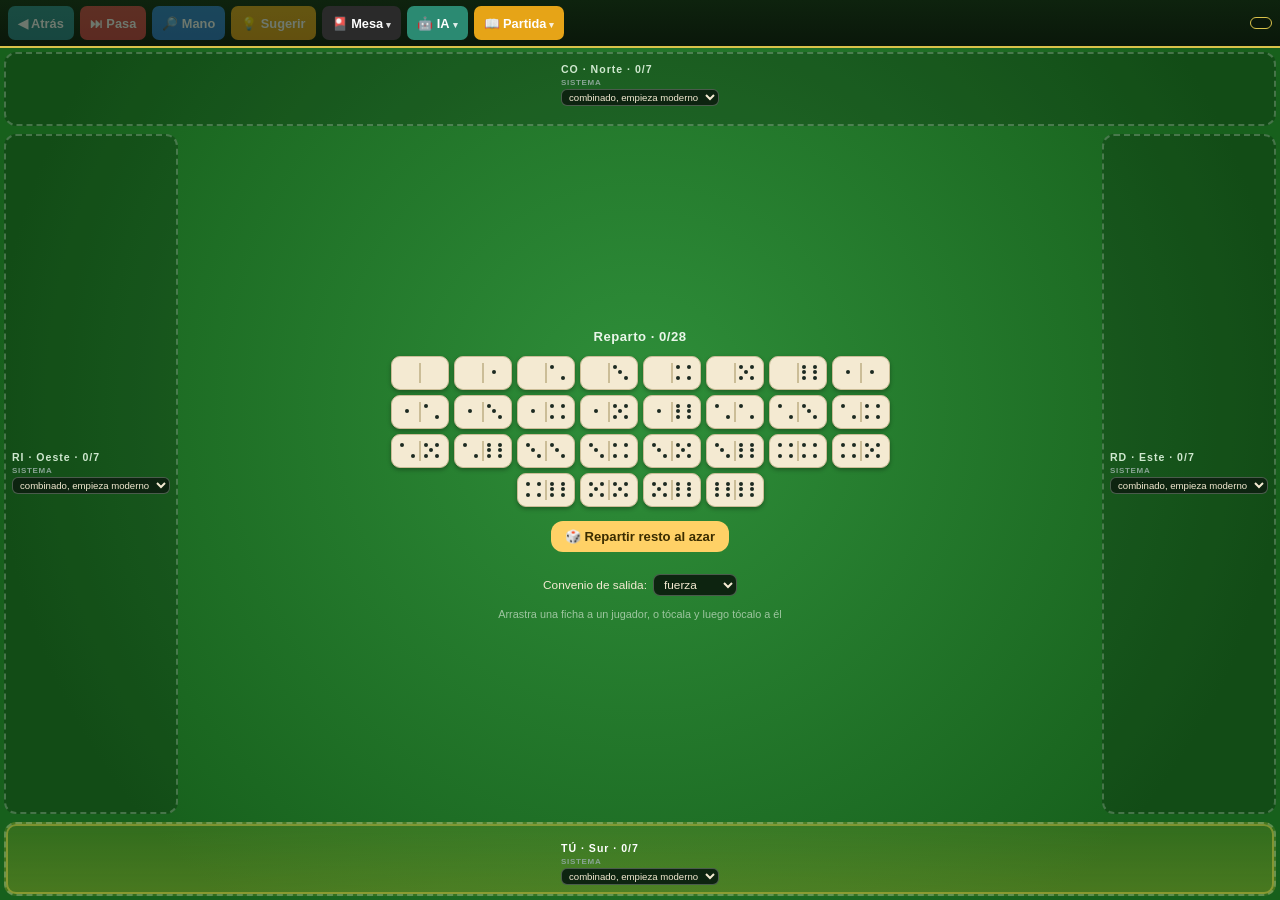
<file: index.html>
<!DOCTYPE html>
<html lang="es">
<head>
<meta charset="UTF-8">
<meta name="viewport" content="width=device-width, initial-scale=1.0, maximum-scale=1.0, user-scalable=no">
<meta name="theme-color" content="#0b6b3a">
<title>Dominó Parejas · Asistente y Simulador</title>
<link rel="manifest" href="manifest.webmanifest">
<link rel="icon" href="icon-192.png">
<link rel="apple-touch-icon" href="apple-touch-icon.png">
<meta name="apple-mobile-web-app-capable" content="yes">
<meta name="mobile-web-app-capable" content="yes">
<meta name="apple-mobile-web-app-status-bar-style" content="black-translucent">
<meta name="apple-mobile-web-app-title" content="Dominó">
<link rel="stylesheet" href="styles.css">
<link rel="stylesheet" href="reparto.css">
</head>
<body>
<div class="wrap">
  <h1>🁫 Dominó por Parejas</h1>
  <div class="sub">Doble-6 · asistente en vivo + simulador</div>

  <!-- ================= LIVE SETUP ================= -->
  <div id="liveSetup" class="hidden">
    <div class="topbar"><button class="backbtn" data-mesa>← Mesa</button></div>
    <div class="card">
      <h2>1 · Tus 7 fichas</h2>
      <div class="muted center" style="margin-bottom:8px">Toca tus fichas (<span id="selCount">0</span>/7)</div>
      <div id="pickGrid" class="tilegrid"></div>
    </div>
    <div class="card">
      <h2>2 · ¿Quién sale?</h2>
      <div class="muted center">Orden horario: TÚ → RD → CO → RI. CO es tu compañero (enfrente).</div>
      <div class="seatpick" id="seatPick">
        <button data-seat="0">🧍 TÚ</button>
        <button data-seat="1">😈 RD (rival der.)</button>
        <button data-seat="2">🤝 CO (compañero)</button>
        <button data-seat="3">😈 RI (rival izq.)</button>
      </div>
    </div>
    <div class="btnrow grow"><button id="startBtn" class="btn gold" disabled>Empezar ▶</button></div>
  </div>

  <!-- ================= LIVE GAME ================= -->
  <div id="liveGame" class="hidden">
    <div class="topbar"><button class="backbtn" data-mesa>← Mesa</button></div>
    <div class="card">
      <div class="turnbar">
        <div id="whoTurn" class="who"></div>
        <button id="undoBtn" class="btn ghost" style="padding:7px 12px; font-size:.8rem">↶ Deshacer</button>
      </div>
      <div class="ends" id="endsView"></div>
      <div class="chain" id="chainView"></div>
      <div class="counts" id="countsView"></div>
      <div class="faltas" id="faltasView"></div>
    </div>
    <div class="card" id="actionCard"></div>
    <div class="card hidden" id="analysisCard">
      <h2>Análisis</h2><div id="probTable"></div><div id="sugView"></div>
    </div>
    <div class="btnrow grow"><button class="btn ghost" data-mesa>↺ Salir a la mesa</button></div>
  </div>

  <!-- ================= LIVE RESULT ================= -->
  <div id="liveResult" class="hidden">
    <div class="card"><h2>Fin de la ronda</h2><div class="result" id="resultView"></div></div>
    <div class="btnrow grow"><button class="btn gold" data-mesa>↺ Mesa</button></div>
  </div>

  <!-- ================= SIM DEAL ================= -->
  <!-- ================= SIM GAME (mesa a pantalla completa) ================= -->
  <div id="simGame" class="hidden">
    <div id="rotateHint">
      <div style="font-size:3rem">🔄📱</div>
      <div style="font-size:1.2rem;font-weight:800">Gira el teléfono</div>
      <div class="sub">La mesa completa se juega en horizontal</div>
    </div>
    <div class="dtable">
      <div class="dtoolbar" id="dtoolbar">
        <!-- Siempre visibles: lo que se usa jugando. Todo lo demas vive en los
             tres menus, para que la barra quepa sin scroll desde 320px. -->
        <button class="tb b-back" id="sUndo">&#9664; Atr&aacute;s</button>
        <button class="tb b-pasa" id="tbPasa">&#9197; Pasa</button>
        <button class="tb b-man" id="tbMano">&#128270; Mano</button>
        <button class="tb b-sug" id="tbSug">&#128161; Sugerir</button>

        <div class="menu" data-menu="mesa">
          <button class="tb b-user mtrig" id="mtMesa" aria-haspopup="true" aria-expanded="false" aria-controls="popMesa">&#127924; Mesa<i>&#9662;</i></button>
          <div class="pop" id="popMesa" role="menu" aria-labelledby="mtMesa" hidden>
            <button class="mi" role="menuitem" id="tbNueva"><span class="ic">&#10024;</span><span class="tx">Nueva partida</span></button>
            <button class="mi" role="menuitem" id="tbAzar"><span class="ic">&#127922;</span><span class="tx">Repartir al azar</span></button>
            <button class="mi" role="menuitem" data-simdeal><span class="ic">&#8592;</span><span class="tx">Ir al reparto</span></button>
            <button class="mi" role="menuitem" id="sStart"><span class="ic">&#9198;</span><span class="tx">Volver al inicio</span></button>
            <button class="mi" role="menuitem" id="tbLive"><span class="ic">&#127919;</span><span class="tx">Asistente en vivo</span></button>
            <hr>
            <button class="mi" role="menuitem" id="tbVer"><span class="ic">&#128065;</span><span class="tx">Ver todas</span></button>
            <button class="mi" role="menuitem" id="rotView"><span class="ic">&#128260;</span><span class="tx">Girar la vista</span></button>
            <hr>
            <button class="mi" role="menuitem" id="savePos"><span class="ic">&#128248;</span><span class="tx">Guardar esta posici&oacute;n</span></button>
            <button class="mi" role="menuitem" id="openSaves"><span class="ic">&#128193;</span><span class="tx">Posiciones guardadas</span></button>
          </div>
        </div>

        <div class="menu" data-menu="ia">
          <button class="tb b-sim mtrig" id="mtIA" aria-haspopup="true" aria-expanded="false" aria-controls="popIA">&#129302; IA<i>&#9662;</i></button>
          <div class="pop" id="popIA" role="menu" aria-labelledby="mtIA" hidden>
            <button class="mi" role="menuitem" id="aiOne"><span class="ic">&#129302;</span><span class="tx">Que juegue este turno</span></button>
            <button class="mi" role="menuitem" id="aiAll"><span class="ic">&#9197;</span><span class="tx">Que juegue hasta el final</span></button>
            <hr>
            <button class="mi" role="menuitem" id="winProb"><span class="ic">&#127922;</span><span class="tx">Probabilidad de ganar</span></button>
            <button class="mi" role="menuitem" id="tbBulk"><span class="ic">&#129518;</span><span class="tx">Simular muchas rondas</span></button>
            <button class="mi" role="menuitem" id="tbMatriz"><span class="ic">&#128202;</span><span class="tx">Matriz de sistemas</span></button>
          </div>
        </div>

        <div class="menu" data-menu="partida">
          <button class="tb b-car mtrig" id="mtPar" aria-haspopup="true" aria-expanded="false" aria-controls="popPar">&#128214; Partida<i>&#9662;</i></button>
          <div class="pop" id="popPar" role="menu" aria-labelledby="mtPar" hidden>
            <button class="mi" role="menuitem" id="tbGuardar"><span class="ic">&#128190;</span><span class="tx">Guardar partida</span></button>
            <button class="mi" role="menuitem" id="tbGuardarComo"><span class="ic">&#128209;</span><span class="tx">Guardar como&hellip;</span></button>
            <button class="mi" role="menuitem" id="tbBiblio"><span class="ic">&#128218;</span><span class="tx">Mis partidas</span></button>
            <button class="mi" role="menuitem" id="tbEjercicios"><span class="ic">&#127891;</span><span class="tx">Ejercicios</span></button>
            <hr>
            <button class="mi" role="menuitem" id="tbCopiar"><span class="ic">&#128203;</span><span class="tx">Copiar como texto</span></button>
            <button class="mi" role="menuitem" id="tbPegar"><span class="ic">&#128229;</span><span class="tx">Pegar una partida</span></button>
            <button class="mi" role="menuitem" id="tbEnlace"><span class="ic">&#128279;</span><span class="tx">Enlace para compartir</span></button>
            <hr>
            <button class="mi" role="menuitem" id="tbDatos"><span class="ic">&#127991;</span><span class="tx">T&iacute;tulo, etiquetas y notas</span></button>
          </div>
        </div>

        <span class="dscore" id="dscore"></span>
      </div>
      <div class="felt">
        <div class="band norte" id="bandN"></div>
        <div class="mid">
          <div class="band oeste" id="bandW"></div>
          <div class="dcenter" id="dcenter"></div>
          <div class="band este" id="bandE"></div>
        </div>
        <div class="band sur" id="bandS"></div>
      </div>
      <div id="dpanel"></div>
    </div>
  </div>

  <!-- ================= SIM RESULT ================= -->
  <div id="simResult" class="hidden">
    <div class="card"><h2>Resultado de la ronda</h2><div class="result" id="sResultView"></div>
      <div class="logbox" id="sLog"></div>
    </div>
    <div class="btnrow grow">
      <button class="btn ghost" id="rStart">⏮︎ Inicio</button>
      <button class="btn gold" id="rBack">◀︎ Revisar jugadas</button>
    </div>
    <div class="btnrow grow" style="margin-top:8px">
      <button class="btn ghost" data-simdeal>↺ Otra mano</button>
      <button class="btn ghost" data-mesa>Mesa</button>
    </div>
  </div>

  <!-- ================= SIM BULK ================= -->
  <div id="simBulk" class="hidden">
    <div class="topbar"><button class="backbtn" id="bulkBack">← Mesa</button></div>
    <div class="card">
      <h2>Simulación masiva</h2>
      <div class="btnrow grow" style="margin-bottom:8px">
        <button class="btn gold sel" id="bulkSrcDeal">Este reparto</button>
        <button class="btn ghost" id="bulkSrcGlobal">Repartos nuevos</button>
      </div>
      <div id="bulkCtx" class="muted center" style="margin-bottom:6px"></div>
      <label class="fld">Número de rondas: <b id="bulkNlab">2000</b></label>
      <input type="range" id="bulkN" min="200" max="20000" step="200" value="2000">
      <div id="bulkStartRow">
        <label class="fld">¿Quién sale en cada ronda?</label>
        <div class="btnrow grow">
          <button class="btn gold sel" id="startD6" data-mode="d6">Quien tiene el 6|6</button>
          <button class="btn ghost" id="startRnd" data-mode="rnd">Al azar</button>
        </div>
      </div>
      <div class="btnrow grow" style="margin-top:12px"><button class="btn blue" id="runBulk">▶ Simular</button></div>
      <div id="bulkOut"></div>
    </div>
  </div>

  <div class="foot">Asistente heurístico · las sugerencias son orientativas.</div>
</div>
<div class="toast" id="toast"></div>
<!-- Hoja imprimible: oculta en pantalla, es lo unico que sale por la impresora -->
<div id="hoja" class="hoja" aria-hidden="true"></div>

<script src="engine.js"></script>
<script src="conocimiento.js"></script>
<script src="clasificacion.js"></script>
<script src="partida.js"></script>
<script src="ejercicios.js"></script>
<script src="torneo.js"></script>
<script src="nube.js"></script>
<script src="ui.js"></script>
<script src="reparto.js"></script>
</body>
</html>
</file>
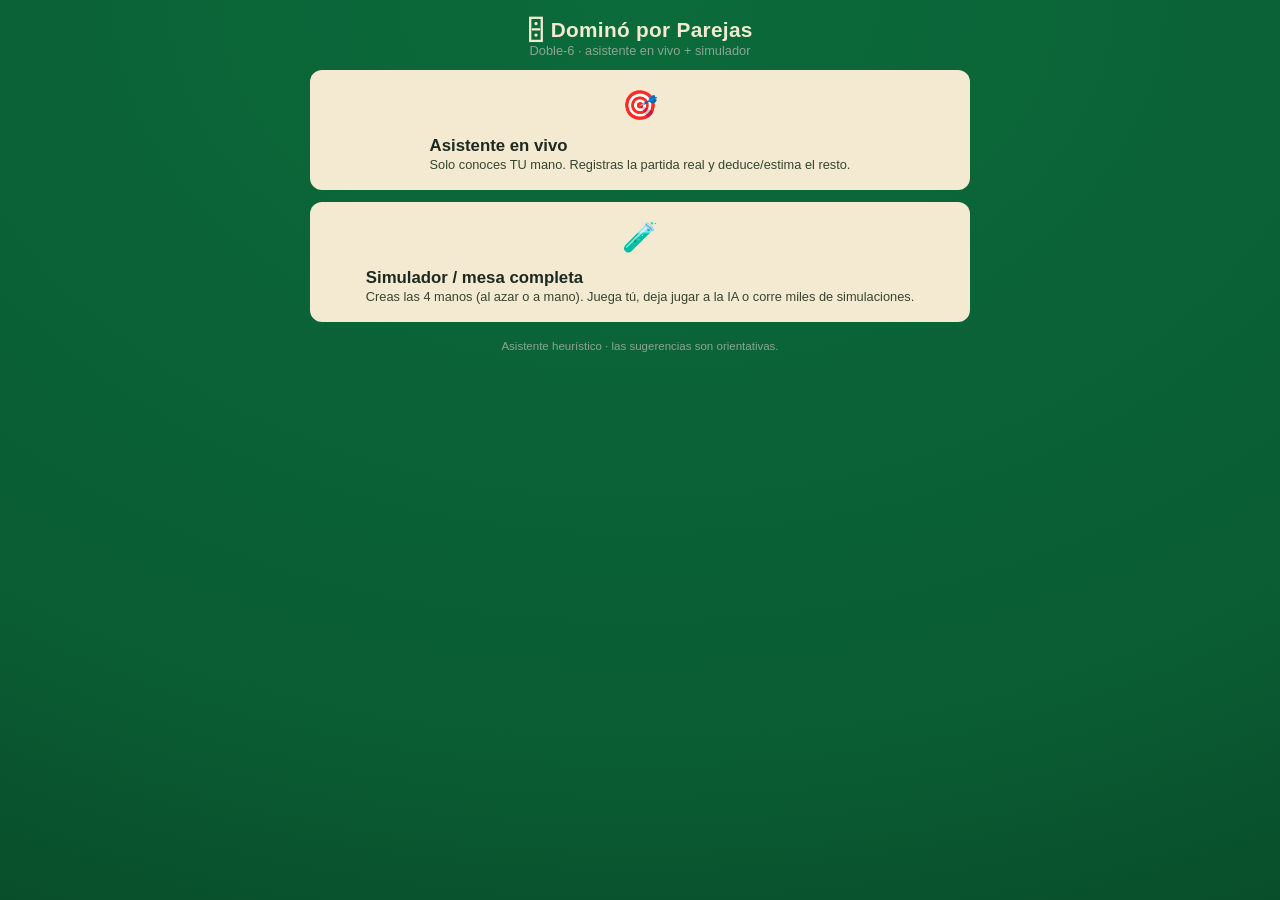
<file: design-ref.html>
<!DOCTYPE html>
<html lang="es">
<head>
<meta charset="UTF-8">
<meta name="viewport" content="width=device-width, initial-scale=1.0, maximum-scale=1.0, user-scalable=no">
<meta name="theme-color" content="#0b6b3a">
<title>Dominó Parejas · Asistente y Simulador</title>
<link rel="manifest" href="manifest.webmanifest">
<link rel="icon" href="icon-192.png">
<link rel="apple-touch-icon" href="apple-touch-icon.png">
<meta name="apple-mobile-web-app-capable" content="yes">
<meta name="mobile-web-app-capable" content="yes">
<meta name="apple-mobile-web-app-status-bar-style" content="black-translucent">
<meta name="apple-mobile-web-app-title" content="Dominó">
<style>
  :root{
    --felt:#0b6b3a; --felt2:#0a5c33; --ivory:#f4ead2; --ivory2:#e9dcbb;
    --ink:#1c2a22; --line:#2b3d31; --gold:#ffd166; --danger:#e35a5a;
    --ok:#3ddc84; --dim:#8aa596; --panel:rgba(0,0,0,.22);
    --pTU:#3ddc84; --pRD:#e35a5a; --pCO:#5aa9e3; --pRI:#e39a3d;
  }
  *{box-sizing:border-box; -webkit-tap-highlight-color:transparent;}
  html,body{margin:0; padding:0;}
  body{
    font-family:-apple-system,BlinkMacSystemFont,"Segoe UI",Roboto,Helvetica,Arial,sans-serif;
    background:radial-gradient(120% 120% at 50% 0%, var(--felt) 0%, var(--felt2) 70%, #084a29 100%);
    color:var(--ivory); min-height:100vh; padding:14px; padding-bottom:44px;
  }
  .wrap{max-width:660px; margin:0 auto;}
  h1{font-size:1.3rem; margin:.2em 0 .05em; text-align:center; letter-spacing:.3px;}
  .sub{text-align:center; color:var(--dim); font-size:.8rem; margin-bottom:12px;}
  .card{background:var(--panel); border:1px solid rgba(255,255,255,.08);
        border-radius:16px; padding:14px; margin:12px 0; box-shadow:0 6px 18px rgba(0,0,0,.25);}
  .card h2{font-size:.92rem; margin:0 0 10px; color:var(--gold); text-transform:uppercase;
           letter-spacing:1px; font-weight:700;}
  .muted{color:var(--dim); font-size:.8rem;}
  .center{text-align:center;}

  /* fichas */
  .domino{display:inline-flex; align-items:center; gap:0; background:var(--ivory);
          color:var(--ink); border-radius:9px; padding:5px; box-shadow:0 2px 4px rgba(0,0,0,.3);
          border:1px solid #cbbd97; vertical-align:middle;}
  .domino.vert{flex-direction:column;}
  .half{display:grid; grid-template-columns:repeat(3,1fr); grid-template-rows:repeat(3,1fr);
        width:32px; height:32px; gap:1px; padding:3px;}
  .pip{border-radius:50%; align-self:center; justify-self:center; width:6px; height:6px; background:transparent;}
  .pip.on{background:var(--ink);}
  .divider{width:2px; height:28px; background:#cbbd97;}
  .domino.vert .divider{width:28px; height:2px;}
  .domino.sm .half{width:22px;height:22px;} .domino.sm .pip{width:4px;height:4px;} .domino.sm .divider{height:20px;}
  .domino.sm.vert .divider{width:20px;height:2px;}
  .domino.md .half{width:27px;height:27px;} .domino.md .pip{width:5px;height:5px;} .domino.md .divider{height:24px;}
  .domino.md.vert .divider{width:24px;height:2px;}
  .domino.xs .half{width:16px;height:16px;padding:2px;} .domino.xs .pip{width:3px;height:3px;} .domino.xs .divider{height:15px;}
  .domino.xs.vert .divider{width:15px;height:2px;}

  .tilegrid{display:flex; flex-wrap:wrap; gap:7px; justify-content:center;}
  .pick{position:relative; cursor:pointer; transition:transform .08s;}
  .pick:active{transform:scale(.94);}
  .pick.sel .domino{outline:3px solid var(--gold); background:#fff6dd;}
  .pick.dis{opacity:.28; pointer-events:none;}
  .badge{position:absolute; top:-7px; right:-7px; background:var(--gold); color:#3a2c00;
         font-size:.62rem; font-weight:800; border-radius:10px; padding:1px 5px;}
  .star{position:absolute; top:-9px; left:-6px; font-size:1rem;}
  .owner{position:absolute; inset:-3px; border-radius:12px; pointer-events:none; border:3px solid transparent;}
  .own0{border-color:var(--pTU);} .own1{border-color:var(--pRD);} .own2{border-color:var(--pCO);} .own3{border-color:var(--pRI);}

  button{font-family:inherit; cursor:pointer; border:none; border-radius:12px; font-weight:700;
         padding:11px 14px; font-size:.93rem; transition:filter .1s, transform .06s;}
  button:active{transform:translateY(1px);}
  .btn{background:var(--ivory); color:var(--ink);}
  .btn.gold{background:var(--gold); color:#3a2c00;}
  .btn.ghost{background:transparent; color:var(--ivory); border:1px solid rgba(255,255,255,.3);}
  .btn.red{background:var(--danger); color:#fff;}
  .btn.blue{background:var(--pCO); color:#04263f;}
  .btn:disabled{opacity:.4; pointer-events:none;}
  .btnrow{display:flex; gap:8px; flex-wrap:wrap;}
  .btnrow.grow > button{flex:1;}

  .menu{display:flex; flex-direction:column; gap:12px;}
  .menu .big{padding:18px; text-align:left; display:flex; gap:14px; align-items:center;}
  .menu .big .em{font-size:1.8rem;}
  .menu .big .t{font-size:1.05rem; font-weight:800;}
  .menu .big .d{font-size:.8rem; color:#33452f; font-weight:500;}

  .seatpick{display:grid; grid-template-columns:1fr 1fr; gap:8px; margin-top:6px;}
  .seatpick button.sel{background:var(--gold); color:#3a2c00;}

  .ends{display:flex; align-items:center; justify-content:center; gap:14px; margin:6px 0 10px;}
  .endbox{background:#fff6dd; color:var(--ink); border-radius:12px; min-width:54px; padding:8px 4px;
          text-align:center; box-shadow:0 3px 6px rgba(0,0,0,.3);}
  .endbox .lbl{font-size:.6rem; letter-spacing:1px; color:#6b5a2a; font-weight:800;}
  .endbox .val{font-size:1.6rem; font-weight:800; line-height:1;}
  .chain{display:flex; gap:4px; overflow-x:auto; padding:8px 2px;}
  .chain::-webkit-scrollbar{height:5px;} .chain::-webkit-scrollbar-thumb{background:rgba(255,255,255,.25); border-radius:3px;}

  .turnbar{display:flex; align-items:center; justify-content:space-between; gap:8px; margin-bottom:4px;}
  .who{font-size:1.02rem; font-weight:800;}
  .who .tag{border-radius:8px; padding:2px 9px; margin-left:6px; color:#04263f;}
  .tag0{background:var(--pTU);} .tag1{background:var(--pRD); color:#fff;} .tag2{background:var(--pCO);} .tag3{background:var(--pRI); color:#3a2600;}

  .counts{display:flex; gap:8px; flex-wrap:wrap; font-size:.8rem; margin-top:4px;}
  .chip{background:rgba(255,255,255,.1); border-radius:20px; padding:4px 10px;}
  .chip b{color:var(--gold);}
  .faltas{font-size:.76rem; color:var(--danger); margin-top:6px;}

  table{width:100%; border-collapse:collapse; font-size:.8rem; margin-top:4px;}
  th,td{padding:5px 3px; text-align:center;}
  th{color:var(--dim); font-weight:600; font-size:.72rem;}
  td.name{text-align:left; font-weight:700; white-space:nowrap;}
  td.name.rival{color:#ffb3b3;} td.name.compa{color:#bff5d6;}
  .heat{border-radius:5px; font-weight:700;}

  .sug{background:linear-gradient(90deg, rgba(255,209,102,.16), rgba(255,209,102,.02));
       border:1px solid rgba(255,209,102,.35); border-radius:12px; padding:10px; margin-top:8px;}
  .sug .top{display:flex; align-items:center; gap:10px; flex-wrap:wrap;}
  .sug .reason{font-size:.78rem; color:var(--ivory2); margin-top:6px;}
  .alt{font-size:.8rem; color:var(--dim); margin-top:8px;}
  .alt .domino{margin:0 4px;}

  .hand{display:flex; flex-wrap:wrap; gap:8px; justify-content:center; margin-top:6px;}
  .handrow{display:flex; align-items:center; gap:8px; margin:8px 0; padding:8px; border-radius:12px; background:rgba(0,0,0,.18);}
  .handrow.active{outline:2px solid var(--gold);}
  .handrow .lab{min-width:44px; font-weight:800; font-size:.82rem;}
  .lab0{color:var(--pTU);} .lab1{color:var(--pRD);} .lab2{color:var(--pCO);} .lab3{color:var(--pRI);}
  .handrow .tiles{display:flex; flex-wrap:wrap; gap:5px;}
  .sidechoice{display:flex; gap:8px; align-items:center; justify-content:center; margin-top:10px;
              background:rgba(0,0,0,.25); border-radius:12px; padding:10px; flex-wrap:wrap;}
  .hidden{display:none !important;}
  .result{font-size:1.02rem; line-height:1.55;}
  .result .win{color:var(--ok); font-weight:800;} .result .lose{color:var(--danger); font-weight:800;}
  .logbox{max-height:220px; overflow-y:auto; font-size:.8rem; margin-top:8px; background:rgba(0,0,0,.2); border-radius:10px; padding:8px;}
  .logbox div{padding:2px 0; border-bottom:1px solid rgba(255,255,255,.05);}

  .stat{display:grid; grid-template-columns:1fr 1fr; gap:10px; margin-top:8px;}
  .stat .box{background:rgba(0,0,0,.2); border-radius:12px; padding:12px; text-align:center;}
  .stat .box .n{font-size:1.5rem; font-weight:800; color:var(--gold);}
  .stat .box .l{font-size:.74rem; color:var(--dim); margin-top:3px;}
  .bar{height:16px; border-radius:8px; background:rgba(255,255,255,.1); overflow:hidden; display:flex; margin-top:6px;}
  .bar .seg{height:100%;}
  input[type=number],input[type=range]{width:100%;}
  input[type=number]{padding:9px; border-radius:10px; border:1px solid rgba(255,255,255,.2); background:rgba(0,0,0,.25); color:var(--ivory); font-size:1rem;}
  label.fld{display:block; font-size:.8rem; color:var(--dim); margin:8px 0 3px;}
  .backbtn{background:transparent;color:var(--ivory);border:1px solid rgba(255,255,255,.25);padding:7px 12px;font-size:.8rem;border-radius:10px;}
  /* ---- MESA (disposición de jugadores, estilo tablero) ---- */
  /* La mesa se diseña a un ancho fijo (PC) y se escala para verse IGUAL en móvil, solo más pequeña. */
  #mesawrap{width:100%; overflow:hidden;}
  .mesa{width:600px; transform-origin:top left; position:relative;
        display:grid; grid-template-columns:72px 1fr 72px; grid-template-rows:auto minmax(240px,auto) auto; gap:4px;
        background:linear-gradient(160deg,#0e7040,#0a5330 60%,#084527); border-radius:14px; padding:6px;
        border:3px solid #d9c24a; box-shadow:inset 0 0 42px rgba(0,0,0,.45), 0 6px 18px rgba(0,0,0,.3); margin:6px 0 12px;}
  .seat{display:flex; flex-direction:column; align-items:center; gap:3px; min-width:0; padding:4px; border-radius:10px; border:1px solid transparent;}
  .seatTop{grid-column:2; grid-row:1;} .seatBottom{grid-column:2; grid-row:3;}
  .seatLeft{grid-column:1; grid-row:2; justify-content:center;} .seatRight{grid-column:3; grid-row:2; justify-content:center;}
  .seatCenter{grid-column:2; grid-row:2; display:flex; flex-direction:column; align-items:center; justify-content:center; padding:6px;}
  .seatlab{font-size:.66rem; font-weight:800; text-align:center; letter-spacing:.3px; line-height:1.2;}
  .seatlab .cmp{color:var(--dim); font-weight:600;}
  .seatLeft .seatlab,.seatRight .seatlab{font-size:.58rem;}
  /* franjas por zona (estilo mesa): fondos suaves por asiento; Sur (tu mano) resaltada */
  .seatTop,.seatBottom,.seatLeft,.seatRight{background:rgba(0,0,0,.16);}
  .seatBottom{background:linear-gradient(rgba(217,194,74,.10),rgba(217,194,74,.20)); box-shadow:inset 0 0 0 1px rgba(217,194,74,.35);}
  .seat.active{border-color:var(--gold); box-shadow:0 0 16px rgba(255,209,102,.35);}
  .seat.active .seatlab{text-shadow:0 0 9px var(--gold);}
  .seattiles{display:flex; flex-wrap:wrap; gap:3px; justify-content:center;}
  .seattiles.vertical{flex-direction:column; flex-wrap:nowrap;}
  .seatRight .seattiles.vertical{align-items:flex-end;}   /* Este: fichas pegadas al borde derecho */
  .seatLeft .seattiles.vertical{align-items:flex-start;}  /* Oeste: fichas pegadas al borde izquierdo */
  .pick.dim{opacity:.45;}
  .pick.playable .domino{outline:2px solid var(--ok); box-shadow:0 0 9px rgba(61,220,132,.65);}
  @keyframes pop{0%{transform:scale(.35); opacity:0;} 70%{transform:scale(1.08);} 100%{transform:scale(1); opacity:1;}}
  .domino.justplayed{animation:pop .28s ease-out; outline:2px solid var(--gold); box-shadow:0 0 10px rgba(255,209,102,.7);}
  .turnarrow{font-size:.9rem;}
  .domino.back{background:linear-gradient(135deg,#8a6a30,#5a3a1a); border-color:#3d2810; width:38px; height:24px; display:inline-block; box-shadow:0 1px 2px rgba(0,0,0,.4);}
  .domino.back.vert{width:24px; height:38px;}
  .banner{background:#000a; color:var(--gold); font-weight:700; font-size:.82rem; padding:6px 12px; border-radius:16px; margin-bottom:8px; text-align:center;}
  .mesascore{position:absolute; top:6px; right:8px; background:#000a; border:1px solid rgba(255,209,102,.45); border-radius:10px; padding:4px 9px; font-size:.72rem; font-weight:800; color:var(--gold); display:flex; gap:10px; z-index:2;}
  .mesascore b{color:#fff;}
  .boardcenter .ends{gap:10px; margin:0 0 6px;}
  .boardcenter .endbox{min-width:40px; padding:6px 4px;}
  .boardcenter .endbox .val{font-size:1.3rem;}
  .chainwrap{display:flex; flex-wrap:wrap; gap:2px; justify-content:center; max-height:150px; overflow:auto; padding:2px;}
  /* cadena serpenteada estilo mesa real: filas que giran en las esquinas */
  .board{display:grid; gap:1px 0; justify-content:center; align-content:start;
         max-height:240px; overflow:auto; padding:4px; width:100%;}
  .board .bcell{display:flex; align-items:center; justify-content:center;}
  .board .domino{margin:0;}
  .board::-webkit-scrollbar{width:5px;} .board::-webkit-scrollbar-thumb{background:rgba(255,255,255,.25); border-radius:3px;}
  .saves{margin-top:10px; display:flex; flex-direction:column; gap:6px;}
  .saveitem{display:flex; align-items:center; gap:8px; background:rgba(0,0,0,.22); border-radius:10px; padding:8px 10px;}
  .saveitem .nm{flex:1; min-width:0; font-weight:700; font-size:.85rem; overflow:hidden; text-overflow:ellipsis; white-space:nowrap;}
  .saveitem .dt{font-size:.68rem; color:var(--dim);}
  .saveitem button{padding:6px 10px; font-size:.78rem;}
  .probpanel{background:rgba(0,0,0,.22); border-radius:12px; padding:12px; margin-top:10px;}
  .probpanel .row{display:flex; justify-content:space-between; font-size:.82rem; margin-bottom:3px;}
  /* barra de controles compacta (deja el espacio a la mesa) */
  .card.ctrl{padding:10px;}
  .card.ctrl #sActionCard{font-size:.82rem;}
  .toolbar{display:flex; flex-wrap:wrap; gap:6px; margin-top:8px; align-items:stretch;}
  .toolbar .btn{padding:9px 10px; font-size:.85rem;}
  .toolbar .t-main{flex:1 1 120px;}
  .toolbar .t-ico{flex:0 0 auto; min-width:46px; font-size:1.05rem; padding:8px 10px;}
  .togrow{display:flex; flex-wrap:wrap; gap:16px; margin-top:8px; font-size:.78rem; color:var(--ivory2);}
  .togrow label{display:flex; align-items:center; gap:5px;}
  /* ===== Mesa a pantalla completa (estilo JuegoDomino) ===== */
  .dtable{position:fixed; inset:0; display:flex; flex-direction:column; background:#0a170a; z-index:50;}
  .dtoolbar{display:flex; gap:6px; align-items:center; padding:6px 8px; overflow-x:auto;
    background:linear-gradient(#0e230e,#0a170a); border-bottom:2px solid #d9c24a; white-space:nowrap; flex:0 0 auto;}
  .dtoolbar .tb{border:none; border-radius:7px; padding:7px 10px; font-weight:700; font-size:.8rem; color:#fff; cursor:pointer; flex:0 0 auto;}
  .b-user{background:#2a2a2a; color:#ffd166;} .b-azar{background:#e6a417; color:#3a2600;}
  .b-man{background:#2f7fd1;} .b-copiar{background:#4a4f45;} .b-rew{background:#2f7fd1;}
  .b-back{background:#2b8a8f;} .b-pasa{background:#d64545;} .b-sug{background:#e6a417; color:#3a2600;}
  .b-sim{background:#2b8a72;} .b-guar{background:#2f7fd1;} .b-car{background:#e6a417; color:#3a2600;}
  .dscore{margin-left:auto; display:flex; gap:10px; align-items:center; background:#0a170a;
    border:1px solid #d9c24a; border-radius:8px; padding:5px 10px; color:#ffd166; font-weight:800; font-size:.82rem; flex:0 0 auto;}
  .dscore b{color:#fff;}
  .felt{flex:1; display:flex; flex-direction:column; background:radial-gradient(circle at 50% 42%, #2f8f3a, #17601c 80%); min-height:0;}
  .band{display:flex; flex-direction:column; align-items:center; justify-content:center; gap:3px; padding:6px;}
  .norte{background:rgba(0,0,0,.20);}
  .sur{background:linear-gradient(rgba(190,178,40,.16), rgba(190,178,40,.30)); box-shadow:inset 0 0 0 2px rgba(217,194,74,.45);}
  .mid{flex:1; display:flex; min-height:0;}
  .oeste,.este{justify-content:center; background:rgba(0,0,0,.20);}
  .dcenter{flex:1; display:flex; flex-direction:column; align-items:center; justify-content:center; gap:10px; padding:8px; min-width:0; overflow:auto;}
  .band .lbl{color:#cfe8cf; font-size:.66rem; font-weight:800; letter-spacing:1px; white-space:nowrap;}
  .sur .lbl{color:#fff;} .band.active .lbl{color:var(--gold); text-shadow:0 0 8px var(--gold);}
  .band .hand{display:flex; gap:5px; flex-wrap:nowrap;}
  .band .handv{display:flex; flex-direction:column; gap:5px; align-items:center;}
  .dcenter .banner{position:static; margin:0;}
  #dpanel{position:absolute; left:50%; top:50%; transform:translate(-50%,-50%); z-index:60; max-width:92%; width:340px; display:none;}
  .ovcard{background:#12331a; border:1px solid var(--gold); border-radius:14px; padding:14px; box-shadow:0 12px 34px #000b; color:var(--ivory);}
  /* aviso "gira el teléfono": solo en táctil, vertical y pantalla estrecha */
  #rotateHint{display:none;}
  #rotateHint .sub{color:var(--dim); font-size:.9rem; margin-top:6px;}
  @media (max-width:920px) and (orientation:portrait) and (hover:none){
    #simGame:not(.hidden) #rotateHint{display:flex; position:fixed; inset:0; z-index:200;
      flex-direction:column; align-items:center; justify-content:center; gap:10px; text-align:center;
      background:#0a170a; color:#ffd166; padding:26px;}
    #simGame:not(.hidden) .dtable{visibility:hidden;}
  }
  .foot{text-align:center; color:var(--dim); font-size:.72rem; margin-top:18px;}
  .toast{position:fixed; left:50%; bottom:22px; transform:translateX(-50%);
         background:#000c; color:#fff; padding:9px 16px; border-radius:20px; font-size:.85rem;
         opacity:0; transition:opacity .25s; pointer-events:none; z-index:9;}
  .toast.show{opacity:1;}
  .topbar{display:flex; justify-content:flex-start; margin-bottom:2px;}
</style>
</head>
<body>
<div class="wrap">
  <h1>🁫 Dominó por Parejas</h1>
  <div class="sub">Doble-6 · asistente en vivo + simulador</div>

  <!-- ================= HOME ================= -->
  <div id="home">
    <div class="menu">
      <button class="btn menu big" id="goLive">
        <span class="em">🎯</span>
        <span><span class="t">Asistente en vivo</span><br>
        <span class="d">Solo conoces TU mano. Registras la partida real y deduce/estima el resto.</span></span>
      </button>
      <button class="btn menu big" id="goSim">
        <span class="em">🧪</span>
        <span><span class="t">Simulador / mesa completa</span><br>
        <span class="d">Creas las 4 manos (al azar o a mano). Juega tú, deja jugar a la IA o corre miles de simulaciones.</span></span>
      </button>
    </div>
  </div>

  <!-- ================= LIVE SETUP ================= -->
  <div id="liveSetup" class="hidden">
    <div class="topbar"><button class="backbtn" data-home>← Menú</button></div>
    <div class="card">
      <h2>1 · Tus 7 fichas</h2>
      <div class="muted center" style="margin-bottom:8px">Toca tus fichas (<span id="selCount">0</span>/7)</div>
      <div id="pickGrid" class="tilegrid"></div>
    </div>
    <div class="card">
      <h2>2 · ¿Quién sale?</h2>
      <div class="muted center">Orden horario: TÚ → RD → CO → RI. CO es tu compañero (enfrente).</div>
      <div class="seatpick" id="seatPick">
        <button data-seat="0">🧍 TÚ</button>
        <button data-seat="1">😈 RD (rival der.)</button>
        <button data-seat="2">🤝 CO (compañero)</button>
        <button data-seat="3">😈 RI (rival izq.)</button>
      </div>
    </div>
    <div class="btnrow grow"><button id="startBtn" class="btn gold" disabled>Empezar ▶</button></div>
  </div>

  <!-- ================= LIVE GAME ================= -->
  <div id="liveGame" class="hidden">
    <div class="topbar"><button class="backbtn" data-home>← Menú</button></div>
    <div class="card">
      <div class="turnbar">
        <div id="whoTurn" class="who"></div>
        <button id="undoBtn" class="btn ghost" style="padding:7px 12px; font-size:.8rem">↶ Deshacer</button>
      </div>
      <div class="ends" id="endsView"></div>
      <div class="chain" id="chainView"></div>
      <div class="counts" id="countsView"></div>
      <div class="faltas" id="faltasView"></div>
    </div>
    <div class="card" id="actionCard"></div>
    <div class="card hidden" id="analysisCard">
      <h2>Análisis</h2><div id="probTable"></div><div id="sugView"></div>
    </div>
    <div class="btnrow grow"><button class="btn ghost" data-home>↺ Salir al menú</button></div>
  </div>

  <!-- ================= LIVE RESULT ================= -->
  <div id="liveResult" class="hidden">
    <div class="card"><h2>Fin de la ronda</h2><div class="result" id="resultView"></div></div>
    <div class="btnrow grow"><button class="btn gold" data-home>↺ Menú</button></div>
  </div>

  <!-- ================= SIM DEAL ================= -->
  <div id="simDeal" class="hidden">
    <div class="topbar"><button class="backbtn" data-home>← Menú</button></div>
    <div class="card">
      <h2>Crear las 4 manos</h2>
      <div class="btnrow grow" style="margin-bottom:8px">
        <button class="btn gold" id="dealRandom">🎲 Repartir todo al azar</button>
      </div>
      <div class="muted center" style="margin:6px 0">— o a mano —</div>
      <div class="muted center" style="margin-bottom:6px">Elige un jugador y toca sus fichas:</div>
      <div class="seatpick" id="ownerPick">
        <button data-p="0" class="lab0">🧍 TÚ <span data-c="0">0</span>/7</button>
        <button data-p="1" class="lab1">😈 RD <span data-c="1">0</span>/7</button>
        <button data-p="2" class="lab2">🤝 CO <span data-c="2">0</span>/7</button>
        <button data-p="3" class="lab3">😈 RI <span data-c="3">0</span>/7</button>
      </div>
      <div class="btnrow" style="margin-top:8px">
        <button class="btn ghost" id="dealFill">🎲 Rellenar resto</button>
        <button class="btn ghost" id="dealClear">🧹 Limpiar</button>
      </div>
      <div id="ownerGrid" class="tilegrid" style="margin-top:10px"></div>
    </div>
    <div class="card">
      <h2>¿Quién sale?</h2>
      <div class="muted center">Por defecto sale quien tiene el <b>doble 6</b>.</div>
      <div class="seatpick" id="simSeatPick">
        <button data-seat="0">🧍 TÚ</button><button data-seat="1">😈 RD</button>
        <button data-seat="2">🤝 CO</button><button data-seat="3">😈 RI</button>
      </div>
    </div>
    <div class="card">
      <h2>¿Cómo jugar?</h2>
      <div class="btnrow grow" style="flex-direction:column">
        <button class="btn gold" id="simPlay" disabled>🎮 Jugar / IA (paso a paso)</button>
        <button class="btn blue" id="simBulkBtn">📊 Simular miles de rondas (stats)</button>
        <div class="btnrow grow">
          <button class="btn ghost" id="saveDeal" disabled>📸 Guardar reparto</button>
          <button class="btn ghost" id="simOpenSaves">📂 Manos guardadas</button>
        </div>
      </div>
      <div id="dealSaves"></div>
      <div class="muted" style="margin-top:8px">En “paso a paso” puedes jugar tú cada ficha o pulsar que juegue la IA; ideal para practicar o analizar una posición concreta.</div>
    </div>
  </div>

  <!-- ================= SIM GAME (mesa a pantalla completa) ================= -->
  <div id="simGame" class="hidden">
    <div id="rotateHint">
      <div style="font-size:3rem">🔄📱</div>
      <div style="font-size:1.2rem;font-weight:800">Gira el teléfono</div>
      <div class="sub">La mesa completa se juega en horizontal</div>
    </div>
    <div class="dtable">
      <div class="dtoolbar">
        <button class="tb b-user" data-simdeal>← Reparto</button>
        <button class="tb b-azar" id="tbAzar">🎲 Al Azar</button>
        <button class="tb b-rew" id="sStart">⏮ Inicio</button>
        <button class="tb b-back" id="sUndo">◀ Atrás</button>
        <button class="tb b-pasa" id="tbPasa">⏭ Pasa</button>
        <button class="tb b-sug" id="aiOne">🤖 IA turno</button>
        <button class="tb b-sim" id="aiAll">⏭️ IA final</button>
        <button class="tb b-man" id="winProb">🎲 Prob</button>
        <button class="tb b-guar" id="savePos">💾 Guardar</button>
        <button class="tb b-car" id="openSaves">📂 Cargar</button>
        <button class="tb b-copiar" id="tbVer">👁 Ver todas</button>
        <button class="tb b-copiar" id="rotView">🔄 Girar</button>
        <span class="dscore" id="dscore"></span>
      </div>
      <div class="felt">
        <div class="band norte" id="bandN"></div>
        <div class="mid">
          <div class="band oeste" id="bandW"></div>
          <div class="dcenter" id="dcenter"></div>
          <div class="band este" id="bandE"></div>
        </div>
        <div class="band sur" id="bandS"></div>
      </div>
      <div id="dpanel"></div>
    </div>
  </div>

  <!-- ================= SIM RESULT ================= -->
  <div id="simResult" class="hidden">
    <div class="card"><h2>Resultado de la ronda</h2><div class="result" id="sResultView"></div>
      <div class="logbox" id="sLog"></div>
    </div>
    <div class="btnrow grow">
      <button class="btn ghost" id="rStart">⏮︎ Inicio</button>
      <button class="btn gold" id="rBack">◀︎ Revisar jugadas</button>
    </div>
    <div class="btnrow grow" style="margin-top:8px">
      <button class="btn ghost" data-simdeal>↺ Otra mano</button>
      <button class="btn ghost" data-home>Menú</button>
    </div>
  </div>

  <!-- ================= SIM BULK ================= -->
  <div id="simBulk" class="hidden">
    <div class="topbar"><button class="backbtn" data-simdeal>← Reparto</button></div>
    <div class="card">
      <h2>Simulación masiva</h2>
      <label class="fld">Número de rondas: <b id="bulkNlab">2000</b></label>
      <input type="range" id="bulkN" min="200" max="20000" step="200" value="2000">
      <label class="fld">¿Quién sale en cada ronda?</label>
      <div class="btnrow grow">
        <button class="btn gold sel" id="startD6" data-mode="d6">Quien tiene el 6|6</button>
        <button class="btn ghost" id="startRnd" data-mode="rnd">Al azar</button>
      </div>
      <div class="btnrow grow" style="margin-top:12px"><button class="btn blue" id="runBulk">▶ Simular</button></div>
      <div id="bulkOut"></div>
    </div>
  </div>

  <div class="foot">Asistente heurístico · las sugerencias son orientativas.</div>
</div>
<div class="toast" id="toast"></div>

<script>
"use strict";
/* ================= NÚCLEO COMPARTIDO ================= */
const PIPMAP={0:[],1:[5],2:[1,9],3:[1,5,9],4:[1,3,7,9],5:[1,3,5,7,9],6:[1,4,7,3,6,9]};
const ROLE={0:"TÚ",1:"RD",2:"CO",3:"RI"};
function allTiles(){const r=[];for(let a=0;a<=6;a++)for(let b=a;b<=6;b++)r.push([a,b]);return r;}
function key(a,b){return a<=b?a+"-"+b:b+"-"+a;}
function kt(k){return k.split("-").map(Number);}
function pip(t){return t[0]+t[1];}
function isDouble(t){return t[0]===t[1];}
function otherPip(t,e){return t[0]===e?t[1]:(t[1]===e?t[0]:null);}
function teamOf(p){return p%2;} // 0 y 2 -> equipo 0 (TÚ+CO); 1 y 3 -> equipo 1 (RD+RI)
function shuffle(a){for(let i=a.length-1;i>0;i--){const j=Math.floor(Math.random()*(i+1));[a[i],a[j]]=[a[j],a[i]];}return a;}

function halfHTML(n){const on=new Set(PIPMAP[n]);let c="";for(let i=1;i<=9;i++)c+=`<span class="pip ${on.has(i)?'on':''}"></span>`;return `<span class="half">${c}</span>`;}
function tileHTML(a,b,cls=""){return `<span class="domino ${cls}">${halfHTML(a)}<span class="divider"></span>${halfHTML(b)}</span>`;}
function tileK(k,cls=""){const t=kt(k);return tileHTML(t[0],t[1],cls+(t[0]===t[1]?" vert":""));}

function legalMoves(handKeys,ends){
  const m=[];
  if(ends===null){handKeys.forEach(k=>{const t=kt(k);m.push({k,side:"inicio",newEnds:[t[0],t[1]]});});return m;}
  [[0,"I"],[1,"D"]].forEach(([i,lbl])=>{const e=ends[i];handKeys.forEach(k=>{const t=kt(k);if(t.includes(e)){const ne=ends.slice();ne[i]=otherPip(t,e);m.push({k,side:lbl,newEnds:ne});}});});
  return m;
}
function placeOnBoard(st,k,side){
  const t=kt(k);
  if(st.ends===null){st.ends=[t[0],t[1]];st.sequence=[t];}
  else{const idx=side==="I"?0:1;const e=st.ends[idx];st.ends[idx]=otherPip(t,e);if(side==="I")st.sequence.unshift(t);else st.sequence.push(t);}
}
// Reconstruye la línea orientada izquierda→derecha: cada ficha con su pip
// izquierdo (a) y derecho (b) de modo que las adyacentes casen extremo con extremo.
function orientedLine(seq){
  if(!seq.length)return [];
  if(seq.length===1){const t=seq[0];return [{a:t[0],b:t[1],dbl:t[0]===t[1]}];}
  const line=[];const t0=seq[0],t1=seq[1];
  let shared=(t0[0]===t1[0]||t0[0]===t1[1])?t0[0]:t0[1];
  let leftVal=(t0[0]===shared)?t0[1]:t0[0];
  line.push({a:leftVal,b:shared,dbl:t0[0]===t0[1]});
  let prev=shared;
  for(let i=1;i<seq.length;i++){
    const t=seq[i];
    let rightVal=(t[0]===t[1])?t[0]:((t[0]===prev)?t[1]:t[0]);
    line.push({a:prev,b:rightVal,dbl:t[0]===t[1]});
    prev=rightVal;
  }
  return line;
}

const $=s=>document.querySelector(s);
const SCREENS=['home','liveSetup','liveGame','liveResult','simDeal','simGame','simResult','simBulk'];
function show(id){SCREENS.forEach(s=>document.getElementById(s).classList.toggle('hidden',s!==id));window.scrollTo(0,0);}
document.querySelectorAll('[data-home]').forEach(b=>b.onclick=()=>show('home'));
document.querySelectorAll('[data-simdeal]').forEach(b=>b.onclick=()=>show('simDeal'));
$("#goLive").onclick=()=>{liveRestart();show('liveSetup');};
$("#goSim").onclick=()=>{simDealInit();show('simDeal');};

let toastT=null;
function toast(msg){const t=$("#toast");t.textContent=msg;t.classList.add("show");clearTimeout(toastT);toastT=setTimeout(()=>t.classList.remove("show"),1400);}

/* ============================================================
   MODO 1 · ASISTENTE EN VIVO  (solo conoces tu mano)
   ============================================================ */
let LS=null; const L_PARTNER=2,L_OPPS=[1,3],L_OTHERS=[1,2,3];
let liveSel=new Set(), liveStarter=null;

function buildPicker(){
  const grid=$("#pickGrid");grid.innerHTML="";
  allTiles().forEach(t=>{
    const k=key(t[0],t[1]);const d=document.createElement("div");d.className="pick";d.dataset.k=k;
    d.innerHTML=tileHTML(t[0],t[1]);
    d.onclick=()=>{
      if(liveSel.has(k)){liveSel.delete(k);d.classList.remove("sel");}
      else{if(liveSel.size>=7){toast("Ya elegiste 7");return;}liveSel.add(k);d.classList.add("sel");}
      $("#selCount").textContent=liveSel.size;liveUpdateStart();
      grid.querySelectorAll(".pick").forEach(el=>el.classList.toggle("dis",liveSel.size>=7&&!liveSel.has(el.dataset.k)));
    };
    grid.appendChild(d);
  });
}
function liveUpdateStart(){$("#startBtn").disabled=!(liveSel.size===7&&liveStarter!==null);}
$("#seatPick").querySelectorAll("button").forEach(b=>b.onclick=()=>{
  $("#seatPick").querySelectorAll("button").forEach(x=>x.classList.remove("sel"));
  b.classList.add("sel");liveStarter=+b.dataset.seat;liveUpdateStart();
});
$("#startBtn").onclick=()=>{
  const unseen=new Set(allTiles().map(t=>key(t[0],t[1])));liveSel.forEach(k=>unseen.delete(k));
  LS={hand:new Set(liveSel),ends:null,sequence:[],unseen,remaining:{1:7,2:7,3:7},
      forbidden:{1:new Set(),2:new Set(),3:new Set()},current:liveStarter,passes:0,history:[],over:false};
  show('liveGame');liveRender();
};
function liveRestart(){liveSel=new Set();liveStarter=null;LS=null;$("#selCount").textContent="0";
  $("#seatPick").querySelectorAll("button").forEach(x=>x.classList.remove("sel"));$("#startBtn").disabled=true;buildPicker();}
$("#undoBtn").onclick=()=>{if(!LS.history.length){toast("Nada que deshacer");return;}liveRestore(LS.history.pop());liveRender();};

function liveSnap(){return JSON.stringify({hand:[...LS.hand],ends:LS.ends,sequence:LS.sequence,unseen:[...LS.unseen],
  remaining:{...LS.remaining},forbidden:{1:[...LS.forbidden[1]],2:[...LS.forbidden[2]],3:[...LS.forbidden[3]]},current:LS.current,passes:LS.passes,over:LS.over});}
function livePush(){LS.history.push(liveSnap());if(LS.history.length>60)LS.history.shift();}
function liveRestore(s){const o=JSON.parse(s);LS.hand=new Set(o.hand);LS.ends=o.ends;LS.sequence=o.sequence;LS.unseen=new Set(o.unseen);
  LS.remaining=o.remaining;LS.forbidden={1:new Set(o.forbidden[1]),2:new Set(o.forbidden[2]),3:new Set(o.forbidden[3])};LS.current=o.current;LS.passes=o.passes;LS.over=o.over;}

function liveEstimate(trials=2500){
  const unseen=[...LS.unseen];const counts={};L_OTHERS.forEach(p=>counts[p]=LS.remaining[p]);
  const totalCap=L_OTHERS.reduce((s,p)=>s+counts[p],0);
  if(!unseen.length||totalCap===0)return null;
  const tiles=unseen.map(kt);
  const allowed=tiles.map(t=>L_OTHERS.filter(p=>!LS.forbidden[p].has(t[0])&&!LS.forbidden[p].has(t[1])));
  const order=tiles.map((_,i)=>i).sort((x,y)=>allowed[x].length-allowed[y].length);
  const tileProb=tiles.map(()=>({1:0,2:0,3:0}));const numProb={1:{},2:{},3:{}};L_OTHERS.forEach(p=>{for(let v=0;v<=6;v++)numProb[p][v]=0;});
  let success=0,att=0,maxAtt=trials*50;
  while(success<trials&&att<maxAtt){
    att++;const cap={1:counts[1],2:counts[2],3:counts[3]};const assign=new Array(tiles.length).fill(-1);let ok=true;
    for(const idx of order){const ch=allowed[idx].filter(p=>cap[p]>0);if(!ch.length){ok=false;break;}
      let tot=0;for(const p of ch)tot+=cap[p];let r=Math.random()*tot,pick=ch[0];for(const p of ch){r-=cap[p];if(r<=0){pick=p;break;}}assign[idx]=pick;cap[pick]--;}
    if(!ok)continue;success++;
    const pres={1:new Set(),2:new Set(),3:new Set()};
    for(let i=0;i<tiles.length;i++){const p=assign[i];tileProb[i][p]++;pres[p].add(tiles[i][0]);pres[p].add(tiles[i][1]);}
    for(const p of L_OTHERS)for(const v of pres[p])numProb[p][v]++;
  }
  if(!success)return null;
  for(let i=0;i<tiles.length;i++)for(const p of L_OTHERS)tileProb[i][p]/=success;
  for(const p of L_OTHERS)for(let v=0;v<=6;v++)numProb[p][v]/=success;
  const byKey={};unseen.forEach((k,i)=>byKey[k]=tileProb[i]);
  return {numProb,tileProbByKey:byKey,success};
}
function liveSuggest(numProb){
  const moves=legalMoves([...LS.hand],LS.ends);
  moves.forEach(m=>{const t=kt(m.k);const[e0,e1]=m.newEnds;let oppT=0,pH=0;
    if(numProb){for(const v of[e0,e1])oppT+=(numProb[L_OPPS[0]][v]+numProb[L_OPPS[1]][v])/2;pH=numProb[L_PARTNER][e0]+numProb[L_PARTNER][e1];}
    m.score=(-1.0*oppT)+(0.5*pH)+(0.12*pip(t))+(isDouble(t)?0.6:0);m.oppT=oppT;m.pH=pH;
    const r=[];if(numProb){r.push(`rivales enganchan ~${Math.round(oppT/2*100)}%`);r.push(`tu compa ~${Math.round(pH/2*100)}%`);}
    if(isDouble(t))r.push("suelta un doble");if(pip(t)>=9)r.push("ficha pesada");m.reason=r.join(" · ");
  });
  moves.sort((a,b)=>b.score-a.score);return moves;
}
function liveRender(){
  if(LS.over)return;const cur=LS.current;const who=$("#whoTurn");
  who.innerHTML=(cur===0?`Tu turno`:cur===L_PARTNER?`Turno de tu compañero`:`Turno de rival`)+` <span class="tag tag${cur}">${ROLE[cur]}</span>`;
  const ev=$("#endsView");
  ev.innerHTML=LS.ends===null?`<div class="muted">Tablero vacío — falta la primera ficha</div>`:
    `<div class="endbox"><div class="lbl">IZQ</div><div class="val">${LS.ends[0]}</div></div><div class="muted">•••</div><div class="endbox"><div class="lbl">DER</div><div class="val">${LS.ends[1]}</div></div>`;
  $("#chainView").innerHTML=LS.sequence.map(t=>tileHTML(t[0],t[1],"sm"+(t[0]===t[1]?" vert":""))).join("");
  $("#countsView").innerHTML=`<span class="chip">Tu mano: <b>${LS.hand.size}</b></span>`+L_OTHERS.map(p=>`<span class="chip">${ROLE[p]}: <b>${LS.remaining[p]}</b></span>`).join("");
  const f=L_OTHERS.filter(p=>LS.forbidden[p].size).map(p=>`${ROLE[p]} sin ${[...LS.forbidden[p]].sort().join(",")}`);
  $("#faltasView").innerHTML=f.length?"🔎 "+f.join("  ·  "):"";
  if(cur===0)liveYourTurn();else liveOtherTurn(cur);
}
function liveYourTurn(){
  $("#analysisCard").classList.remove("hidden");
  const est=liveEstimate();const numProb=est?est.numProb:null;liveAnalysis(est);
  const moves=liveSuggest(numProb);const bestKey=moves.length?moves[0].k:null;
  const playable={};moves.forEach(m=>{(playable[m.k]=playable[m.k]||[]).push(m.side);});
  const ac=$("#actionCard");ac.innerHTML=`<h2>Tu jugada</h2>`;
  const hand=document.createElement("div");hand.className="hand";
  [...LS.hand].sort((a,b)=>pip(kt(b))-pip(kt(a))).forEach(k=>{const t=kt(k);const d=document.createElement("div");d.className="pick";
    const can=!!playable[k];d.innerHTML=tileHTML(t[0],t[1])+(k===bestKey?`<span class="star">⭐</span>`:"");
    if(!can)d.classList.add("dis");d.onclick=()=>{if(can)liveChoose(k,playable[k]);};hand.appendChild(d);});
  ac.appendChild(hand);
  const box=document.createElement("div");box.id="sideBox";ac.appendChild(box);
  const row=document.createElement("div");row.className="btnrow grow";row.style.marginTop="12px";
  const pb=document.createElement("button");pb.className="btn ghost";pb.textContent=moves.length?"No quiero / no puedo — Paso":"No tienes jugada — Paso";
  pb.onclick=()=>liveUserPass(moves.length>0);row.appendChild(pb);ac.appendChild(row);
}
function liveChoose(k,sides){
  if(LS.ends!==null&&sides.length===2){const box=$("#sideBox");
    box.innerHTML=`<div class="sidechoice"><span class="muted">${tileK(k)} ¿por qué punta?</span><button class="btn gold" data-s="I">IZQ (${LS.ends[0]})</button><button class="btn gold" data-s="D">DER (${LS.ends[1]})</button></div>`;
    box.querySelectorAll("button").forEach(b=>b.onclick=()=>livePlay(k,b.dataset.s));
  }else livePlay(k,LS.ends===null?"inicio":sides[0]);
}
function livePlay(k,side){livePush();placeOnBoard(LS,k,side);LS.unseen.delete(k);LS.hand.delete(k);LS.passes=0;toast(`Jugaste ${k}`);liveAfter();}
function liveUserPass(had){livePush();if(had&&!confirm("Sí tienes jugada legal. ¿Seguro que pasas?")){LS.history.pop();return;}LS.passes++;liveAfter();}
function liveOtherTurn(p){
  $("#analysisCard").classList.add("hidden");const ac=$("#actionCard");
  ac.innerHTML=`<h2>¿Qué hizo ${ROLE[p]}?</h2><div class="muted">Toca la ficha que jugó, o “Se pasó”.</div>`;
  const fits=[];[...LS.unseen].forEach(k=>{const t=kt(k);if(LS.ends===null)fits.push({k,sides:["inicio"]});
    else{const s=[];if(t.includes(LS.ends[0]))s.push("I");if(t.includes(LS.ends[1]))s.push("D");if(s.length)fits.push({k,sides:s});}});
  fits.sort((a,b)=>pip(kt(b.k))-pip(kt(a.k)));
  const grid=document.createElement("div");grid.className="hand";grid.style.marginTop="8px";
  fits.forEach(f=>{const t=kt(f.k);const d=document.createElement("div");d.className="pick";d.innerHTML=tileHTML(t[0],t[1]);d.onclick=()=>liveChooseOther(p,f.k,f.sides);grid.appendChild(d);});
  ac.appendChild(grid);const box=document.createElement("div");box.id="sideBox";ac.appendChild(box);
  const row=document.createElement("div");row.className="btnrow grow";row.style.marginTop="12px";
  const pb=document.createElement("button");pb.className="btn red";pb.textContent=`${ROLE[p]} se pasó`;pb.onclick=()=>liveOtherPass(p);
  row.appendChild(pb);ac.appendChild(row);
}
function liveChooseOther(p,k,sides){
  if(LS.ends!==null&&sides.length===2){const box=$("#sideBox");
    box.innerHTML=`<div class="sidechoice"><span class="muted">${tileK(k)} ¿por qué punta?</span><button class="btn gold" data-s="I">IZQ (${LS.ends[0]})</button><button class="btn gold" data-s="D">DER (${LS.ends[1]})</button></div>`;
    box.querySelectorAll("button").forEach(b=>b.onclick=()=>liveOtherPlay(p,k,b.dataset.s));
  }else liveOtherPlay(p,k,LS.ends===null?"inicio":sides[0]);
}
function liveOtherPlay(p,k,side){livePush();placeOnBoard(LS,k,side);LS.unseen.delete(k);LS.remaining[p]--;LS.passes=0;toast(`${ROLE[p]} jugó ${k}`);liveAfter();}
function liveOtherPass(p){livePush();if(LS.ends!==null){LS.forbidden[p].add(LS.ends[0]);LS.forbidden[p].add(LS.ends[1]);}LS.passes++;toast(`${ROLE[p]} se pasó`);liveAfter();}
function liveAfter(){
  if(LS.current===0&&LS.hand.size===0)return liveEnd("Te quedaste sin fichas 🎉",0);
  if(LS.current!==0&&LS.remaining[LS.current]===0)return liveEnd(`${ROLE[LS.current]} se quedó sin fichas`,LS.current);
  if(LS.passes>=4)return liveEnd("TRANCA — nadie puede jugar",null);
  LS.current=(LS.current+1)%4;liveRender();window.scrollTo({top:0,behavior:"smooth"});
}
function heat(v){const r=Math.round(60+v*195),g=Math.round(200-v*160),b=Math.round(120-v*70);return `background:rgba(${r},${g},${b},.28)`;}
function liveAnalysis(est){
  const pt=$("#probTable"),sv=$("#sugView");
  if(!est){pt.innerHTML=`<div class="muted">Aún no hay suficiente info para estimar.</div>`;sv.innerHTML="";return;}
  const np=est.numProb;let h=`<div class="muted">Prob. de que cada jugador pueda jugar cada número:</div><table><tr><th></th>`;
  for(let v=0;v<=6;v++)h+=`<th>${v}</th>`;h+=`</tr>`;
  L_OTHERS.forEach(p=>{h+=`<tr><td class="name ${p===L_PARTNER?"compa":"rival"}">${ROLE[p]}${p===L_PARTNER?" 🤝":""}</td>`;
    for(let v=0;v<=6;v++){const x=np[p][v];h+=`<td class="heat" style="${heat(x)}">${Math.round(x*100)}</td>`;}h+=`</tr>`;});
  h+=`</table>`;pt.innerHTML=h;
  const moves=liveSuggest(np);
  if(!moves.length){sv.innerHTML=`<div class="sug"><b>No tienes jugada legal.</b> Te toca pasar.</div>`;return;}
  const b=moves[0];const et=b.side==="inicio"?"":` por <b>${b.side==="I"?"IZQ":"DER"}</b>`;
  let s=`<div class="sug"><div class="top"><span>⭐ Mejor jugada:</span> ${tileK(b.k)} ${et}<span class="muted">→ deja puntas [${b.newEnds.join(" · ")}]</span></div><div class="reason">${b.reason}</div>`;
  if(moves.length>1)s+=`<div class="alt">Alternativas: `+moves.slice(1,3).map(m=>tileK(m.k,"sm")+(m.side==="inicio"?"":` (${m.side})`)).join(" &nbsp; ")+`</div>`;
  sv.innerHTML=s+`</div>`;
}
function liveEnd(motivo,winner){
  LS.over=true;const tuPts=[...LS.hand].reduce((s,k)=>s+pip(kt(k)),0);
  let h=`<div><b>${motivo}</b></div><div>Puntos en tu mano: <b>${tuPts}</b></div>`;
  const est=liveEstimate(1500);
  if(est){h+=`<div style="margin-top:8px" class="muted">Puntos estimados en mano de los demás:</div>`;
    L_OTHERS.forEach(p=>{let e=0;[...LS.unseen].forEach(k=>e+=pip(kt(k))*est.tileProbByKey[k][p]);h+=`<div>${ROLE[p]}: ~${Math.round(e)} pts</div>`;});}
  if(winner!==null){const mine=(winner===0||winner===L_PARTNER);
    h+=`<div style="margin-top:10px" class="${mine?'win':'lose'}">Domino de ${ROLE[winner]} → gana ${mine?"TU PAREJA (tú + CO) 🎉":"la pareja rival"}.</div>`;
  }else h+=`<div style="margin-top:10px" class="muted">Tranca: gana la pareja con menos puntos sumados en mano.</div>`;
  $("#resultView").innerHTML=h;show('liveResult');
}

/* ============================================================
   MODO 2 · SIMULADOR (las 4 manos conocidas)
   ============================================================ */
let owner={}; // key -> playerIdx
let selOwner=0, simStarter=null;
let simDealMode="manual";
let GS=null;

function simDealInit(){
  // no borrar si ya hay reparto en curso; init sólo si vacío
  if(Object.keys(owner).length===0){ buildOwnerGrid(); }
  refreshOwner();
}
function buildOwnerGrid(){
  const g=$("#ownerGrid");g.innerHTML="";
  allTiles().forEach(t=>{const k=key(t[0],t[1]);const d=document.createElement("div");d.className="pick";d.dataset.k=k;
    d.innerHTML=tileHTML(t[0],t[1])+`<span class="owner"></span>`;
    d.onclick=()=>{
      simDealMode="manual";
      if(owner[k]===selOwner){delete owner[k];}
      else{const cnt=Object.values(owner).filter(v=>v===selOwner).length;if(cnt>=7){toast(`${ROLE[selOwner]} ya tiene 7`);return;}owner[k]=selOwner;}
      refreshOwner();
    };
    g.appendChild(d);
  });
}
$("#ownerPick").querySelectorAll("button").forEach(b=>b.onclick=()=>{selOwner=+b.dataset.p;
  $("#ownerPick").querySelectorAll("button").forEach(x=>x.classList.remove("sel"));b.classList.add("sel");});
$("#ownerPick").querySelector('button[data-p="0"]').classList.add("sel");
function refreshOwner(){
  $("#ownerGrid").querySelectorAll(".pick").forEach(el=>{
    const k=el.dataset.k;const ow=el.querySelector(".owner");ow.className="owner";
    if(owner[k]!==undefined)ow.classList.add("own"+owner[k]);
  });
  const cnt=[0,0,0,0];Object.values(owner).forEach(v=>cnt[v]++);
  for(let p=0;p<4;p++)$("#ownerPick span[data-c='"+p+"']").textContent=cnt[p];
  // detectar doble 6 -> salidor por defecto (si no elegido manualmente)
  const d6=owner["6-6"];
  if(d6!==undefined){setSimStarter(d6,true);}
  const complete=cnt.every(c=>c===7);
  const ready=complete&&simStarter!==null;
  $("#simPlay").disabled=!ready;
  $("#saveDeal").disabled=!ready;
}
$("#saveDeal").onclick=()=>doSave(posFromDeal(),"Reparto "+nowISO());
function setSimStarter(p,auto){
  simStarter=p;$("#simSeatPick").querySelectorAll("button").forEach(b=>b.classList.toggle("sel",+b.dataset.seat===p));
}
$("#simSeatPick").querySelectorAll("button").forEach(b=>b.onclick=()=>{setSimStarter(+b.dataset.seat,false);refreshOwner();});
$("#dealRandom").onclick=()=>{owner={};simDealMode="aleatoria";const t=shuffle(allTiles().map(x=>key(x[0],x[1])));t.forEach((k,i)=>owner[k]=Math.floor(i/7));refreshOwner();toast("Repartido al azar");};
$("#dealFill").onclick=()=>{
  const cnt=[0,0,0,0];Object.values(owner).forEach(v=>cnt[v]++);
  const free=shuffle(allTiles().map(x=>key(x[0],x[1])).filter(k=>owner[k]===undefined));
  free.forEach(k=>{for(let p=0;p<4;p++)if(cnt[p]<7){owner[k]=p;cnt[p]++;break;}});refreshOwner();
};
$("#dealClear").onclick=()=>{owner={};simStarter=null;$("#simSeatPick").querySelectorAll("button").forEach(b=>b.classList.remove("sel"));refreshOwner();};
$("#simPlay").onclick=()=>{startSimGame();};
$("#simBulkBtn").onclick=()=>{show('simBulk');};

/* ---- IA con información completa ---- */
function aiScore(hands,ends,player,m){
  const t=kt(m.k);const[e0,e1]=m.newEnds;
  const opp=[(player+1)%4,(player+3)%4];const partner=(player+2)%4;const next=(player+1)%4;
  const canPlay=pl=>{const h=hands[pl];for(const k of h){const tt=kt(k);if(tt.includes(e0)||tt.includes(e1))return true;}return false;};
  let sc=0;
  if(opp.includes(next)&&!canPlay(next))sc+=3;               // hacer pasar al siguiente rival
  sc+=-1.0*opp.filter(o=>canPlay(o)).length;                 // menos rivales pueden jugar
  if(canPlay(partner))sc+=0.5;                               // el compañero mantiene juego
  sc+=0.12*pip(t);                                           // soltar peso
  if(isDouble(t))sc+=0.5+0.08*t[0];                          // soltar dobles (los altos primero)
  return sc;
}
function aiBestMoves(hands,ends,player){
  const moves=legalMoves([...hands[player]],ends);
  moves.forEach(m=>m.score=aiScore(hands,ends,player,m));
  moves.sort((a,b)=>b.score-a.score||Math.random()-0.5);
  return moves;
}

/* ---- simulación pura para estadísticas ---- */
function simulateRound(handsArr,starter){
  const hands=handsArr.map(s=>new Set(s));
  const st={ends:null,sequence:[]};let cur=starter,passes=0,turns=0;
  while(true){
    const moves=aiBestMoves(hands,st.ends,cur);
    if(moves.length){const m=moves[0];placeOnBoard(st,m.k,m.side);hands[cur].delete(m.k);passes=0;turns++;
      if(hands[cur].size===0){return roundScore(hands,teamOf(cur),"domino",turns,starter,cur);}
    }else{passes++;turns++;if(passes>=4){return roundScore(hands,null,"tranca",turns,starter,null);}}
    cur=(cur+1)%4;
  }
}
function pipsOf(set){let s=0;for(const k of set)s+=pip(kt(k));return s;}
function roundScore(hands,winTeam,type,turns,starter,winner){
  if(type==="domino"){
    const loseTeam=1-winTeam;let pts=0;for(let p=0;p<4;p++)if(teamOf(p)===loseTeam)pts+=pipsOf(hands[p]);
    return {winTeam,type,points:pts,turns,starter,winner};
  }else{
    const tp=[0,0];for(let p=0;p<4;p++)tp[teamOf(p)]+=pipsOf(hands[p]);
    if(tp[0]===tp[1])return {winTeam:null,type,points:0,turns,starter,winner:null,tie:true};
    const wt=tp[0]<tp[1]?0:1;return {winTeam:wt,type,points:Math.max(tp[0],tp[1]),turns,starter,winner:null,tpips:tp};
  }
}

/* ---- juego paso a paso (manual + IA) ---- */
function startSimGame(){
  const hands=[0,1,2,3].map(p=>new Set(Object.keys(owner).filter(k=>owner[k]===p)));
  GS={hands,ends:null,sequence:[],current:simStarter,passes:0,over:false,history:[],log:[]};
  GS.initial=simSnap();
  show('simGame');simRender();
}
function simSnap(){return JSON.stringify({hands:GS.hands.map(s=>[...s]),ends:GS.ends,sequence:GS.sequence,current:GS.current,passes:GS.passes,over:GS.over,log:GS.log.slice()});}
function simPush(){GS.history.push(simSnap());if(GS.history.length>400)GS.history.shift();}
function simRestore(s){const o=JSON.parse(s);GS.hands=o.hands.map(a=>new Set(a));GS.ends=o.ends;GS.sequence=o.sequence;GS.current=o.current;GS.passes=o.passes;GS.over=o.over;GS.log=o.log;GS.lastKey=null;}
function simUndo(){if(!GS||!GS.history.length){toast("Estás al inicio");return;}simRestore(GS.history.pop());GS.over=false;show('simGame');simRender();}
function simToStart(){if(!GS){return;}if(!GS.history.length&&!GS.initial){toast("Ya al inicio");return;}simRestore(GS.initial);GS.history=[];GS.over=false;show('simGame');simRender();}
$("#sUndo").onclick=simUndo;
$("#sStart").onclick=simToStart;
let verTodas=false;
$("#rBack").onclick=simUndo;
$("#rStart").onclick=simToStart;
$("#rotView").onclick=()=>{viewAnchor=(viewAnchor+1)%4;simRender();};
$("#tbVer").onclick=()=>{verTodas=!verTodas;simRender();};
$("#tbAzar").onclick=()=>{ // nuevo reparto al azar y reinicia la mano
  owner={};simDealMode="aleatoria";const t=shuffle(allTiles().map(x=>key(x[0],x[1])));t.forEach((k,i)=>owner[k]=Math.floor(i/7));
  simStarter=owner["6-6"]!==undefined?owner["6-6"]:0;startSimGame();
};
$("#tbPasa").onclick=()=>{ const m=aiBestMoves(GS.hands,GS.ends,GS.current); if(m.length){toast(`${ROLE[GS.current]} sí tiene jugada`);return;} simPass(); };
$("#aiOne").onclick=()=>{simAIMove();};
$("#aiAll").onclick=()=>{let guard=0;while(!GS.over&&guard<200){simAIMove(true);guard++;}simRender();};

// posiciones por rotación de vista: 0=abajo(Sur),1=der(Este),2=arriba(Norte),3=izq(Oeste)
const POS_CLASS=["seatBottom","seatRight","seatTop","seatLeft"];
const POS_COMPASS=["Sur","Este","Norte","Oeste"];
const COMPASS={0:"Sur",1:"Este",2:"Norte",3:"Oeste"}; // por defecto (vista sin girar)
let viewAnchor=0;   // qué asiento se muestra abajo
let followTurn=false;
function posOf(seat){return (seat-viewAnchor+4)%4;}
function backTile(portrait){return `<span class="domino back md${portrait?" vert":""}"></span>`;}
function boardCenterHTML(cur){
  const banner=`<div class="banner">Partida ${simDealMode}. Sale ${ROLE[simStarter]} (${POS_COMPASS[posOf(simStarter)]}).</div>`;
  if(GS.ends===null)return banner+`<div class="muted center">Mesa vacía — sale ${ROLE[cur]}</div>`;
  return banner+`<div class="board" id="boardChain"></div>`;
}
// Dibuja la cadena serpenteando y girando en las esquinas (tipo mesa real).
// Filas alternas izq→der / der→izq; en las filas invertidas se voltea la ficha
// para que los números sigan casando, y los dobles van cruzados (verticales).
// Escala la mesa (ancho de diseño fijo) para que en móvil se vea igual que en PC, solo más pequeña.
function scaleMesa(){
  const wrap=document.getElementById("mesawrap"), mesa=document.getElementById("mesa");
  if(!wrap||!mesa) return;
  mesa.style.transform="none";
  const natH=mesa.getBoundingClientRect().height;
  const scale=Math.min(1, wrap.clientWidth/600);
  mesa.style.transform="scale("+scale+")";
  wrap.style.height=(natH*scale)+"px";
}
window.addEventListener("resize",()=>{ const g=document.getElementById("simGame"); if(g&&!g.classList.contains("hidden")) scaleMesa(); });
function fillBoardChain(){
  const box=document.getElementById("boardChain");
  if(!box) return;
  const line=orientedLine(GS.sequence);
  if(!line.length){ box.innerHTML=""; return; }
  const tileW=50;
  const avail=box.clientWidth||240;
  const K=Math.max(3,Math.floor((avail-8)/tileW));
  box.style.gridTemplateColumns=`repeat(${K}, ${tileW}px)`;
  box.innerHTML="";
  line.forEach((o,i)=>{
    const row=Math.floor(i/K), pos=i%K;
    const col=(row%2===0)?pos:(K-1-pos);   // serpenteo
    const flip=(row%2===1);                // filas der→izq: voltea la ficha
    const a=flip?o.b:o.a, b=flip?o.a:o.b;
    const jp=(key(o.a,o.b)===GS.lastKey)?" justplayed":"";
    const cls=o.dbl?("sm vert"+jp):("sm"+jp);
    const cell=document.createElement("div");
    cell.className="bcell";
    cell.style.gridColumn=(col+1); cell.style.gridRow=(row+1);
    cell.innerHTML=tileHTML(a,b,cls);
    box.appendChild(cell);
  });
  // desplaza para ver la última ficha si hay muchas filas
  const jp=box.querySelector(".justplayed");
  if(jp) jp.scrollIntoView({block:"nearest",inline:"nearest"});
}
// posición de cada asiento en la mesa (según el giro): seat en la posición 'pos' = (pos+viewAnchor)%4
function seatAtPos(pos){return (pos+viewAnchor)%4;}
function renderBand(id,pos,ctx){
  const el=document.getElementById(id);if(!el)return;el.innerHTML="";
  const seat=seatAtPos(pos);
  const portrait=(pos===0||pos===2);          // Norte/Sur de pie; Este/Oeste acostadas
  const isCur=(seat===ctx.cur);
  el.classList.toggle("active",isCur);
  const lab=document.createElement("div");lab.className="lbl";
  lab.innerHTML=`${isCur?"▸ ":""}${ROLE[seat]} · ${POS_COMPASS[pos]} · ${GS.hands[seat].size}·${pipsOf(GS.hands[seat])}p`;
  const wrap=document.createElement("div");wrap.className=portrait?"hand":"handv";
  const vis=ctx.showAll||isCur||seat===0;      // TÚ siempre visible
  [...GS.hands[seat]].sort((a,b)=>pip(kt(b))-pip(kt(a))).forEach(k=>{
    const t=kt(k);const d=document.createElement("div");d.className="pick";
    if(!vis){d.innerHTML=backTile(portrait);}
    else{
      d.innerHTML=tileHTML(t[0],t[1],portrait?"md vert":"md")+((isCur&&k===ctx.best)?'<span class="star">⭐</span>':'');
      if(isCur){ if(ctx.playable[k]){ d.classList.add("playable"); d.onclick=()=>simChoose(k,ctx.playable[k]); } else if(ctx.hasPlayable) d.classList.add("dim"); }
    }
    wrap.appendChild(d);
  });
  if(pos===0){el.appendChild(wrap);el.appendChild(lab);}else{el.appendChild(lab);el.appendChild(wrap);}
}
function simRender(){
  if(GS.over)return;const cur=GS.current;
  if(followTurn)viewAnchor=cur;
  const moves=aiBestMoves(GS.hands,GS.ends,cur);const best=moves.length?moves[0].k:null;
  const hasPlayable=moves.length>0;
  const playable={};moves.forEach(m=>{(playable[m.k]=playable[m.k]||[]).push(m.side);});
  const ctx={cur,best,hasPlayable,playable,showAll:verTodas};
  const _m=(typeof match!=="undefined"&&match)?match:null;
  const sc=document.getElementById("dscore");if(sc)sc.innerHTML=`S-N <b>${_m?_m.scores[0]:0}</b> · E-O <b>${_m?_m.scores[1]:0}</b>`;
  renderBand("bandN",2,ctx); renderBand("bandS",0,ctx); renderBand("bandW",3,ctx); renderBand("bandE",1,ctx);
  const dc=document.getElementById("dcenter");if(dc)dc.innerHTML=boardCenterHTML(cur);
  fillBoardChain();
  const tv=document.getElementById("tbVer");if(tv)tv.textContent=verTodas?"🙈 Ocultar":"👁 Ver todas";
}
function dpanel(html){const dp=document.getElementById("dpanel");if(!dp)return;dp.innerHTML=html;dp.style.display="block";}
function clearPanel(){const dp=document.getElementById("dpanel");if(dp){dp.innerHTML="";dp.style.display="none";}}
function simChoose(k,sides){
  if(GS.ends!==null&&sides.length===2){
    dpanel(`<div class="ovcard"><div class="center" style="margin-bottom:8px">${tileK(k)} ¿por qué punta?</div>`+
      `<div class="btnrow grow"><button class="btn gold" data-s="I">IZQ (${GS.ends[0]})</button><button class="btn gold" data-s="D">DER (${GS.ends[1]})</button></div></div>`);
    document.querySelectorAll("#dpanel button[data-s]").forEach(b=>b.onclick=()=>{clearPanel();simDo(k,b.dataset.s);});
  }else simDo(k,GS.ends===null?"inicio":sides[0]);
}
function simDo(k,side){simPush();const p=GS.current;placeOnBoard(GS,k,side);GS.hands[p].delete(k);GS.lastKey=k;GS.passes=0;GS.log.push(`${ROLE[p]} juega ${k}`);simNext();}
function simPass(){simPush();GS.log.push(`${ROLE[GS.current]} se pasa`);GS.passes++;simNext();}
function simAIMove(silent){
  if(GS.over)return;const cur=GS.current;const moves=aiBestMoves(GS.hands,GS.ends,cur);
  if(!silent)simPush();else GS.history.push(simSnap());
  if(moves.length){const m=moves[0];placeOnBoard(GS,m.k,m.side);GS.hands[cur].delete(m.k);GS.lastKey=m.k;GS.passes=0;GS.log.push(`${ROLE[cur]} juega ${m.k}`);}
  else{GS.passes++;GS.log.push(`${ROLE[cur]} se pasa`);}
  simNext(silent);
}
function simNext(silent){
  const cur=GS.current;
  if(GS.hands[cur].size===0)return simEnd("domino",cur);
  if(GS.passes>=4)return simEnd("tranca",null);
  GS.current=(GS.current+1)%4;if(!silent){simRender();window.scrollTo({top:0,behavior:"smooth"});}
}
function simEnd(type,winner){
  GS.over=true;const res=roundScore(GS.hands,winner!==null?teamOf(winner):null,type,0,simStarter,winner);
  let h="";
  if(type==="domino"){const mine=teamOf(winner)===0;
    h+=`<div class="${mine?'win':'lose'}">Domino de ${ROLE[winner]} → gana ${mine?"TU PAREJA (TÚ+CO) 🎉":"pareja rival (RD+RI)"}</div>`;
    h+=`<div>Puntos ganados: <b>${res.points}</b> (suma de la pareja perdedora)</div>`;
  }else{
    if(res.tie)h+=`<div>TRANCA — empate a puntos, ronda cerrada.</div>`;
    else{const mine=res.winTeam===0;h+=`<div class="${mine?'win':'lose'}">TRANCA → gana ${mine?"TU PAREJA (TÚ+CO) 🎉":"pareja rival (RD+RI)"} (menos puntos)</div>`;
      h+=`<div>Puntos: TÚ+CO=${res.tpips[0]}, RD+RI=${res.tpips[1]} → ganador se anota ${res.points}</div>`;}
  }
  h+=`<div style="margin-top:8px" class="muted">Puntos que quedaron en cada mano:</div>`;
  for(let p=0;p<4;p++)h+=`<div class="lab${p}" style="font-weight:700">${ROLE[p]}: ${pipsOf(GS.hands[p])} pts (${GS.hands[p].size} fichas)</div>`;
  $("#sResultView").innerHTML=h;
  $("#sLog").innerHTML=GS.log.map((l,i)=>`<div>${i+1}. ${l}</div>`).join("");
  show('simResult');
}

/* ============================================================
   Guardar / recuperar "fotos" de las manos
   - Modo backend: si el host (dominopro) inyecta window.DOMINOPRO
     { apiBase, token } (por variable global o postMessage), usa la API.
   - Modo local: si no hay backend o falla la red, usa localStorage.
   Formato transportado = contrato (ver INTEGRATION.md): {id,name,createdAt,position,meta,summary}
   ============================================================ */
const Store={
  cfg:(typeof window!=="undefined"&&window.DOMINOPRO&&window.DOMINOPRO.apiBase)?window.DOMINOPRO:null,
  api(){return this.cfg&&this.cfg.apiBase?String(this.cfg.apiBase).replace(/\/$/,""):null;},
  headers(){const h={"Content-Type":"application/json"};if(this.cfg&&this.cfg.token)h["Authorization"]="Bearer "+this.cfg.token;return h;},
  online(){return !!this.api();},
  localAll(){try{return JSON.parse(localStorage.getItem("domino_saves")||"[]");}catch(e){return memSaves;}},
  localSet(a){memSaves=a;try{localStorage.setItem("domino_saves",JSON.stringify(a));}catch(e){}},
  async list(){
    if(this.online()){try{const r=await fetch(this.api()+"/api/sim/positions",{headers:this.headers()});if(r.ok)return await r.json();}catch(e){}}
    return this.localAll();
  },
  async get(id){
    if(this.online()){try{const r=await fetch(this.api()+"/api/sim/positions/"+id,{headers:this.headers()});if(r.ok)return await r.json();}catch(e){}}
    return this.localAll().find(x=>x.id===id);
  },
  async save(item){
    if(this.online()){try{const r=await fetch(this.api()+"/api/sim/positions",{method:"POST",headers:this.headers(),body:JSON.stringify(item)});if(r.ok){const j=await r.json();return {id:j.id,remote:true};}}catch(e){}}
    const a=this.localAll();item.id="loc-"+Date.now();a.unshift(item);this.localSet(a.slice(0,60));return {id:item.id,remote:false};
  },
  async remove(id){
    if(this.online()){try{const r=await fetch(this.api()+"/api/sim/positions/"+id,{method:"DELETE",headers:this.headers()});if(r.ok||r.status===204)return;}catch(e){}}
    this.localSet(this.localAll().filter(x=>x.id!==id));
  }
};
let memSaves=[];
// el host puede enviar la config por postMessage (para iframes)
window.addEventListener("message",e=>{
  const d=e.data;if(d&&d.type==="DOMINOPRO_CONFIG"&&d.apiBase){Store.cfg={apiBase:d.apiBase,token:d.token};toast("Conectado a dominopro");}
});

function askName(def){try{const n=prompt("Nombre de la foto:",def);return n===null?null:(n.trim()||def);}catch(e){return def;}}
function posFromGame(){return {hands:GS.hands.map(s=>[...s]),ends:GS.ends?GS.ends.slice():null,sequence:GS.sequence.slice(),current:GS.current,passes:GS.passes,starter:simStarter,dealMode:simDealMode};}
function posFromDeal(){return {hands:[0,1,2,3].map(p=>Object.keys(owner).filter(k=>owner[k]===p)),ends:null,sequence:[],current:simStarter,passes:0,starter:simStarter,dealMode:simDealMode};}
function nowISO(){try{return new Date().toISOString();}catch(e){return "";}}
function buildItem(name,pos){
  const played=28-pos.hands.reduce((n,h)=>n+h.length,0);
  return {name,createdAt:nowISO(),position:pos,meta:{app:"domino-sim",version:1},summary:{played,starter:pos.starter}};
}
async function doSave(pos,defName){
  const name=askName(defName);if(name===null)return;
  const res=await Store.save(buildItem(name,pos));
  toast((res.remote?"Guardado en dominopro: ":"Guardado (local): ")+name);
}
function itemPos(s){return s.position||s.pos;}          // compat con formato antiguo
function itemPlayed(s){return s.summary?s.summary.played:(28-itemPos(s).hands.reduce((n,h)=>n+h.length,0));}
function itemDate(s){try{return new Date(s.createdAt||s.ts).toLocaleString();}catch(e){return "";}}
async function renderSaves(targetId){
  const box=$("#"+targetId);box.innerHTML=`<div class="muted" style="margin-top:8px">Cargando…</div>`;
  const a=await Store.list();
  if(!a||!a.length){box.innerHTML=`<div class="muted" style="margin-top:8px">No hay manos guardadas todavía${Store.online()?" en dominopro":""}.</div>`;return;}
  const wrap=document.createElement("div");wrap.className="saves";
  a.forEach(s=>{
    const it=document.createElement("div");it.className="saveitem";
    it.innerHTML=`<span class="nm">${s.name}<br><span class="dt">${itemDate(s)} · ${itemPlayed(s)} jugadas · sale ${COMPASS[itemPos(s)?itemPos(s).starter:s.summary.starter]}</span></span>`;
    const load=document.createElement("button");load.className="btn gold";load.textContent="Cargar";
    load.onclick=async()=>{const full=await Store.get(s.id);const pos=full?itemPos(full):itemPos(s);if(pos)loadPosition(pos);else toast("No se pudo cargar");};
    const del=document.createElement("button");del.className="btn red";del.textContent="🗑";
    del.onclick=async()=>{await Store.remove(s.id);renderSaves(targetId);};
    it.appendChild(load);it.appendChild(del);wrap.appendChild(it);
  });
  box.innerHTML="";box.appendChild(wrap);
}
function loadPosition(pos){
  simStarter=pos.starter;simDealMode=pos.dealMode||"guardada";
  GS={hands:pos.hands.map(a=>new Set(a)),ends:pos.ends?pos.ends.slice():null,sequence:pos.sequence.slice(),
      current:pos.current,passes:pos.passes||0,over:false,history:[],log:[]};
  GS.initial=simSnap();
  clearPanel();show('simGame');simRender();toast("Mano cargada");
}
$("#savePos").onclick=()=>doSave(posFromGame(),"Foto "+itemDate({createdAt:nowISO()}));
$("#openSaves").onclick=()=>{
  dpanel(`<div class="ovcard"><div class="center" style="margin-bottom:6px"><b>Manos guardadas</b></div><div id="gameSaves"></div><button class="btn ghost" style="width:100%;margin-top:8px" onclick="clearPanel()">Cerrar</button></div>`);
  renderSaves("gameSaves");
};
let dealSavesOpen=false;
$("#simOpenSaves").onclick=()=>{dealSavesOpen=!dealSavesOpen;if(dealSavesOpen)renderSaves("dealSaves");else $("#dealSaves").innerHTML="";};

/* ---- Probabilidad de ganar (Monte Carlo desde la posición actual) ---- */
function softmaxPick(moves,T){
  let mx=-Infinity;for(const m of moves)if(m.score>mx)mx=m.score;
  let sum=0;const w=moves.map(m=>{const e=Math.exp((m.score-mx)/T);sum+=e;return e;});
  let r=Math.random()*sum;for(let i=0;i<moves.length;i++){r-=w[i];if(r<=0)return moves[i];}return moves[moves.length-1];
}
function playoutRandom(pos,T){
  const hands=pos.hands.map(a=>new Set(a));
  const st={ends:pos.ends?pos.ends.slice():null,sequence:[]};
  let cur=pos.current,passes=pos.passes||0,guard=0;
  while(guard++<200){
    const moves=legalMoves([...hands[cur]],st.ends);
    if(moves.length){
      moves.forEach(m=>m.score=aiScore(hands,st.ends,cur,m));
      const m=softmaxPick(moves,T);
      placeOnBoard(st,m.k,m.side);hands[cur].delete(m.k);passes=0;
      if(hands[cur].size===0)return roundScore(hands,teamOf(cur),"domino",0,pos.starter,cur);
    }else{passes++;if(passes>=4)return roundScore(hands,null,"tranca",0,pos.starter,null);}
    cur=(cur+1)%4;
  }
  return roundScore(hands,null,"tranca",0,pos.starter,null);
}
function winProbMC(pos,N,T){
  let a=0,b=0,tie=0,pa=0,pb=0,dom=0;
  for(let i=0;i<N;i++){
    const r=playoutRandom(pos,T);
    if(r.type==="domino")dom++;
    if(r.winTeam===0){a++;pa+=r.points;}else if(r.winTeam===1){b++;pb+=r.points;}else tie++;
  }
  return {N,pA:a/N,pB:b/N,pTie:tie/N,avgA:a?pa/a:0,avgB:b?pb/b:0,pDom:dom/N};
}
$("#winProb").onclick=()=>{
  if(GS.over){toast("La ronda ya terminó");return;}
  dpanel(`<div class="ovcard"><div class="muted center">Calculando…</div></div>`);
  setTimeout(()=>{
    const r=winProbMC(posFromGame(),2000,1.1);
    const pa=Math.round(r.pA*100),pb=Math.round(r.pB*100),pt=Math.round(r.pTie*100);
    dpanel(`<div class="ovcard"><div class="probpanel">
      <div class="row"><b class="lab0">TÚ+CO (S-N)</b><b>${pa}%</b></div>
      <div class="bar"><div class="seg" style="width:${pa}%;background:var(--pTU)"></div><div class="seg" style="width:${pb}%;background:var(--pRD)"></div><div class="seg" style="width:${pt}%;background:#666"></div></div>
      <div class="row" style="margin-top:6px"><b class="lab1">RD+RI (E-O)</b><b>${pb}%</b></div>
      <div class="row"><span class="muted">empate (tranca)</span><span>${pt}%</span></div>
      <div class="row" style="margin-top:6px"><span class="muted">terminan en dominó</span><span>${Math.round(r.pDom*100)}%</span></div>
      <div class="row"><span class="muted">puntos medios si gana cada una</span><span>${r.avgA.toFixed(0)} / ${r.avgB.toFixed(0)}</span></div>
      <div class="muted" style="margin-top:6px;font-size:.72rem">${r.N} simulaciones (Monte Carlo).</div>
      </div><button class="btn ghost" style="width:100%;margin-top:8px" onclick="clearPanel()">Cerrar</button></div>`);
  },30);
};

/* ---- simulación masiva ---- */
let bulkStartMode="d6";
$("#bulkN").oninput=e=>$("#bulkNlab").textContent=e.target.value;
$("#startD6").onclick=()=>{bulkStartMode="d6";$("#startD6").classList.add("sel","gold");$("#startD6").classList.remove("ghost");$("#startRnd").classList.add("ghost");$("#startRnd").classList.remove("sel","gold");};
$("#startRnd").onclick=()=>{bulkStartMode="rnd";$("#startRnd").classList.add("sel","gold");$("#startRnd").classList.remove("ghost");$("#startD6").classList.add("ghost");$("#startD6").classList.remove("sel","gold");};
$("#runBulk").onclick=()=>{
  const N=+$("#bulkN").value;$("#bulkOut").innerHTML=`<div class="muted center" style="margin-top:12px">Simulando ${N} rondas…</div>`;
  setTimeout(()=>runBulk(N),30);
};
function runBulk(N){
  let winA=0,winB=0,ties=0,domino=0,tranca=0,starterWin=0,ptsSum=0,turnsSum=0;
  const allK=allTiles().map(x=>key(x[0],x[1]));
  for(let i=0;i<N;i++){
    const sh=shuffle(allK.slice());const hands=[0,1,2,3].map(p=>sh.slice(p*7,p*7+7));
    let starter;
    if(bulkStartMode==="d6"){starter=hands.findIndex(h=>h.includes("6-6"));}
    else starter=Math.floor(Math.random()*4);
    const r=simulateRound(hands,starter);
    if(r.type==="domino")domino++;else tranca++;
    if(r.winTeam===0)winA++;else if(r.winTeam===1)winB++;else ties++;
    if(r.winTeam!==null&&r.winTeam===teamOf(starter))starterWin++;
    ptsSum+=r.points;turnsSum+=r.turns;
  }
  const decided=winA+winB;
  const pct=x=>Math.round(x/N*100);
  const seg=(a,b,c)=>`<div class="bar"><div class="seg" style="width:${a}%;background:var(--pTU)"></div><div class="seg" style="width:${b}%;background:var(--pRD)"></div><div class="seg" style="width:${c}%;background:#666"></div></div>`;
  let h=`<div class="stat">
    <div class="box"><div class="n">${pct(winA)}%</div><div class="l">gana TÚ+CO</div></div>
    <div class="box"><div class="n">${pct(winB)}%</div><div class="l">gana RD+RI</div></div>
    <div class="box"><div class="n">${decided?Math.round(starterWin/decided*100):0}%</div><div class="l">gana la pareja que SALE</div></div>
    <div class="box"><div class="n">${pct(domino)}%</div><div class="l">terminan en dominó</div></div>
    <div class="box"><div class="n">${pct(tranca)}%</div><div class="l">terminan en tranca</div></div>
    <div class="box"><div class="n">${(ptsSum/N).toFixed(1)}</div><div class="l">puntos medios/ronda</div></div>
  </div>`;
  h+=`<div class="muted" style="margin-top:10px">Reparto de victorias (TÚ+CO / RD+RI / empate):</div>${seg(pct(winA),pct(winB),pct(ties))}`;
  h+=`<div class="muted" style="margin-top:8px">Turnos medios por ronda: ${(turnsSum/N).toFixed(1)} · empates (tranca): ${pct(ties)}%</div>`;
  h+=`<div class="muted" style="margin-top:10px">Salida: ${bulkStartMode==="d6"?"sale quien tiene el 6|6":"sale un jugador al azar"}. Con reparto y estrategia simétricos, la ventaja sobre 50% mide lo que pesa <b>salir</b>.</div>`;
  $("#bulkOut").innerHTML=h;
}

// arranque
buildPicker();buildOwnerGrid();
show('home');

// registro del service worker (para funcionar sin conexión / instalable)
if("serviceWorker" in navigator){
  window.addEventListener("load",()=>{
    try{ navigator.serviceWorker.register(new URL("sw.js",location.href)); }catch(e){}
  });
}
</script>
</body>
</html>
</file>
<file: styles.css>
:root{
    --felt:#0b6b3a; --felt2:#0a5c33; --ivory:#f4ead2; --ivory2:#e9dcbb;
    --ink:#1c2a22; --line:#2b3d31; --gold:#ffd166; --danger:#e35a5a;
    --ok:#3ddc84; --dim:#8aa596; --panel:rgba(0,0,0,.22);
    --pTU:#3ddc84; --pRD:#e35a5a; --pCO:#5aa9e3; --pRI:#e39a3d;
  }
  *{box-sizing:border-box; -webkit-tap-highlight-color:transparent;}
  html,body{margin:0; padding:0;}
  body{
    font-family:-apple-system,BlinkMacSystemFont,"Segoe UI",Roboto,Helvetica,Arial,sans-serif;
    background:radial-gradient(120% 120% at 50% 0%, var(--felt) 0%, var(--felt2) 70%, #084a29 100%);
    color:var(--ivory); min-height:100vh; padding:14px; padding-bottom:44px;
  }
  .wrap{max-width:660px; margin:0 auto;}
  h1{font-size:1.3rem; margin:.2em 0 .05em; text-align:center; letter-spacing:.3px;}
  .sub{text-align:center; color:var(--dim); font-size:.8rem; margin-bottom:12px;}
  .card{background:var(--panel); border:1px solid rgba(255,255,255,.08);
        border-radius:16px; padding:14px; margin:12px 0; box-shadow:0 6px 18px rgba(0,0,0,.25);}
  .card h2{font-size:.92rem; margin:0 0 10px; color:var(--gold); text-transform:uppercase;
           letter-spacing:1px; font-weight:700;}
  .muted{color:var(--dim); font-size:.8rem;}
  .center{text-align:center;}

  /* fichas */
  .domino{display:inline-flex; align-items:center; gap:0; background:var(--ivory);
          color:var(--ink); border-radius:9px; padding:5px; box-shadow:0 2px 4px rgba(0,0,0,.3);
          border:1px solid #cbbd97; vertical-align:middle;}
  .domino.vert{flex-direction:column;}
  .half{display:grid; grid-template-columns:repeat(3,1fr); grid-template-rows:repeat(3,1fr);
        width:32px; height:32px; gap:1px; padding:3px;}
  .pip{border-radius:50%; align-self:center; justify-self:center; width:6px; height:6px; background:transparent;}
  .pip.on{background:var(--ink);}
  .divider{width:2px; height:28px; background:#cbbd97;}
  .domino.vert .divider{width:28px; height:2px;}
  .domino.sm .half{width:22px;height:22px;} .domino.sm .pip{width:4px;height:4px;} .domino.sm .divider{height:20px;}
  .domino.sm.vert .divider{width:20px;height:2px;}
  .domino.md .half{width:27px;height:27px;} .domino.md .pip{width:5px;height:5px;} .domino.md .divider{height:24px;}
  .domino.md.vert .divider{width:24px;height:2px;}
  .domino.xs .half{width:16px;height:16px;padding:2px;} .domino.xs .pip{width:3px;height:3px;} .domino.xs .divider{height:15px;}
  .domino.xs.vert .divider{width:15px;height:2px;}

  .tilegrid{display:flex; flex-wrap:wrap; gap:7px; justify-content:center;}
  .pick{position:relative; cursor:pointer; transition:transform .08s;}
  .pick:active{transform:scale(.94);}
  .pick.sel .domino{outline:3px solid var(--gold); background:#fff6dd;}
  .pick.dis{opacity:.28; pointer-events:none;}
  .badge{position:absolute; top:-7px; right:-7px; background:var(--gold); color:#3a2c00;
         font-size:.62rem; font-weight:800; border-radius:10px; padding:1px 5px;}
  .star{position:absolute; top:-9px; left:-6px; font-size:1rem;}
  .star.sug{left:auto; right:-6px;}   /* la bombilla al lado contrario de la estrella */
  .owner{position:absolute; inset:-3px; border-radius:12px; pointer-events:none; border:3px solid transparent;}
  .own0{border-color:var(--pTU);} .own1{border-color:var(--pRD);} .own2{border-color:var(--pCO);} .own3{border-color:var(--pRI);}

  button{font-family:inherit; cursor:pointer; border:none; border-radius:12px; font-weight:700;
         padding:11px 14px; font-size:.93rem; transition:filter .1s, transform .06s;}
  button:active{transform:translateY(1px);}
  .btn{background:var(--ivory); color:var(--ink);}
  .btn.gold{background:var(--gold); color:#3a2c00;}
  .btn.ghost{background:transparent; color:var(--ivory); border:1px solid rgba(255,255,255,.3);}
  .btn.red{background:var(--danger); color:#fff;}
  .btn.blue{background:var(--pCO); color:#04263f;}
  .btn:disabled{opacity:.4; pointer-events:none;}
  .btnrow{display:flex; gap:8px; flex-wrap:wrap;}
  .btnrow.grow > button{flex:1;}

  .seatpick{display:grid; grid-template-columns:1fr 1fr; gap:8px; margin-top:6px;}
  .seatpick button.sel{background:var(--gold); color:#3a2c00;}

  .ends{display:flex; align-items:center; justify-content:center; gap:14px; margin:6px 0 10px;}
  .endbox{background:#fff6dd; color:var(--ink); border-radius:12px; min-width:54px; padding:8px 4px;
          text-align:center; box-shadow:0 3px 6px rgba(0,0,0,.3);}
  .endbox .lbl{font-size:.6rem; letter-spacing:1px; color:#6b5a2a; font-weight:800;}
  .endbox .val{font-size:1.6rem; font-weight:800; line-height:1;}
  .chain{display:flex; gap:4px; overflow-x:auto; padding:8px 2px;}
  .chain::-webkit-scrollbar{height:5px;} .chain::-webkit-scrollbar-thumb{background:rgba(255,255,255,.25); border-radius:3px;}

  .turnbar{display:flex; align-items:center; justify-content:space-between; gap:8px; margin-bottom:4px;}
  .who{font-size:1.02rem; font-weight:800;}
  .who .tag{border-radius:8px; padding:2px 9px; margin-left:6px; color:#04263f;}
  .tag0{background:var(--pTU);} .tag1{background:var(--pRD); color:#fff;} .tag2{background:var(--pCO);} .tag3{background:var(--pRI); color:#3a2600;}

  .counts{display:flex; gap:8px; flex-wrap:wrap; font-size:.8rem; margin-top:4px;}
  .chip{background:rgba(255,255,255,.1); border-radius:20px; padding:4px 10px;}
  .chip b{color:var(--gold);}
  .faltas{font-size:.76rem; color:var(--danger); margin-top:6px;}

  table{width:100%; border-collapse:collapse; font-size:.8rem; margin-top:4px;}
  th,td{padding:5px 3px; text-align:center;}
  th{color:var(--dim); font-weight:600; font-size:.72rem;}
  td.name{text-align:left; font-weight:700; white-space:nowrap;}
  td.name.rival{color:#ffb3b3;} td.name.compa{color:#bff5d6;}
  .heat{border-radius:5px; font-weight:700;}

  .sug{background:linear-gradient(90deg, rgba(255,209,102,.16), rgba(255,209,102,.02));
       border:1px solid rgba(255,209,102,.35); border-radius:12px; padding:10px; margin-top:8px;}
  .sug .top{display:flex; align-items:center; gap:10px; flex-wrap:wrap;}
  .sug .reason{font-size:.78rem; color:var(--ivory2); margin-top:6px;}
  .alt{font-size:.8rem; color:var(--dim); margin-top:8px;}
  .alt .domino{margin:0 4px;}

  .hand{display:flex; flex-wrap:wrap; gap:8px; justify-content:center; margin-top:6px;}
  .handrow{display:flex; align-items:center; gap:8px; margin:8px 0; padding:8px; border-radius:12px; background:rgba(0,0,0,.18);}
  .handrow.active{outline:2px solid var(--gold);}
  .handrow .lab{min-width:44px; font-weight:800; font-size:.82rem;}
  .lab0{color:var(--pTU);} .lab1{color:var(--pRD);} .lab2{color:var(--pCO);} .lab3{color:var(--pRI);}
  .handrow .tiles{display:flex; flex-wrap:wrap; gap:5px;}
  .sidechoice{display:flex; gap:8px; align-items:center; justify-content:center; margin-top:10px;
              background:rgba(0,0,0,.25); border-radius:12px; padding:10px; flex-wrap:wrap;}
  .hidden{display:none !important;}
  .result{font-size:1.02rem; line-height:1.55;}
  .result .win{color:var(--ok); font-weight:800;} .result .lose{color:var(--danger); font-weight:800;}
  .logbox{max-height:220px; overflow-y:auto; font-size:.8rem; margin-top:8px; background:rgba(0,0,0,.2); border-radius:10px; padding:8px;}
  .logbox div{padding:2px 0; border-bottom:1px solid rgba(255,255,255,.05);}

  .stat{display:grid; grid-template-columns:1fr 1fr; gap:10px; margin-top:8px;}
  .stat .box{background:rgba(0,0,0,.2); border-radius:12px; padding:12px; text-align:center;}
  .stat .box .n{font-size:1.5rem; font-weight:800; color:var(--gold);}
  .stat .box .l{font-size:.74rem; color:var(--dim); margin-top:3px;}
  .bar{height:16px; border-radius:8px; background:rgba(255,255,255,.1); overflow:hidden; display:flex; margin-top:6px;}
  .bar .seg{height:100%;}
  input[type=number],input[type=range]{width:100%;}
  input[type=number]{padding:9px; border-radius:10px; border:1px solid rgba(255,255,255,.2); background:rgba(0,0,0,.25); color:var(--ivory); font-size:1rem;}
  label.fld{display:block; font-size:.8rem; color:var(--dim); margin:8px 0 3px;}
  .backbtn{background:transparent;color:var(--ivory);border:1px solid rgba(255,255,255,.25);padding:7px 12px;font-size:.8rem;border-radius:10px;}
  /* ---- MESA (disposición de jugadores, estilo tablero) ---- */
  .mesa{display:grid; grid-template-columns:72px 1fr 72px; grid-template-rows:auto minmax(240px,auto) auto; gap:4px;
        background:linear-gradient(160deg,#0e7040,#0a5330 60%,#084527); border-radius:14px; padding:6px;
        border:3px solid #d9c24a; box-shadow:inset 0 0 42px rgba(0,0,0,.45), 0 6px 18px rgba(0,0,0,.3); margin:6px 0 12px;}
  .seat{display:flex; flex-direction:column; align-items:center; gap:3px; min-width:0; padding:4px; border-radius:10px; border:1px solid transparent;}
  .seatTop{grid-column:2; grid-row:1;} .seatBottom{grid-column:2; grid-row:3;}
  .seatLeft{grid-column:1; grid-row:2; justify-content:center;} .seatRight{grid-column:3; grid-row:2; justify-content:center;}
  .seatCenter{grid-column:2; grid-row:2; display:flex; flex-direction:column; align-items:center; justify-content:center; padding:6px;}
  .seatlab{font-size:.66rem; font-weight:800; text-align:center; letter-spacing:.3px; line-height:1.2;}
  .seatlab .cmp{color:var(--dim); font-weight:600;}
  .seatLeft .seatlab,.seatRight .seatlab{font-size:.58rem;}
  .seat.active{background:rgba(217,194,74,.14); border-color:var(--gold); box-shadow:0 0 16px rgba(255,209,102,.28);}
  .seat.active .seatlab{text-shadow:0 0 9px var(--gold);}
  .seattiles{display:flex; flex-wrap:wrap; gap:3px; justify-content:center;}
  .seattiles.vertical{flex-direction:column; flex-wrap:nowrap;}
  .seatRight .seattiles.vertical{align-items:flex-end;}   /* Este: fichas pegadas al borde derecho */
  .seatLeft .seattiles.vertical{align-items:flex-start;}  /* Oeste: fichas pegadas al borde izquierdo */
  .pick.dim{opacity:.45;}
  .pick.playable .domino{outline:2px solid var(--ok); box-shadow:0 0 9px rgba(61,220,132,.65);}
  @keyframes pop{0%{transform:scale(.35); opacity:0;} 70%{transform:scale(1.08);} 100%{transform:scale(1); opacity:1;}}
  .domino.justplayed{animation:pop .28s ease-out; outline:2px solid var(--gold); box-shadow:0 0 10px rgba(255,209,102,.7);}
  .turnarrow{font-size:.9rem;}
  .domino.back{background:linear-gradient(135deg,#8a6a30,#5a3a1a); border-color:#3d2810; width:38px; height:24px; display:inline-block; box-shadow:0 1px 2px rgba(0,0,0,.4);}
  .domino.back.vert{width:24px; height:38px;}
  .banner{background:#000a; color:var(--gold); font-weight:700; font-size:.82rem; padding:6px 12px; border-radius:16px; margin-bottom:8px; text-align:center;}
  .boardcenter .ends{gap:10px; margin:0 0 6px;}
  .boardcenter .endbox{min-width:40px; padding:6px 4px;}
  .boardcenter .endbox .val{font-size:1.3rem;}
  .chainwrap{display:flex; flex-wrap:wrap; gap:2px; justify-content:center; max-height:150px; overflow:auto; padding:2px;}
  /* ===== cadena del centro: tren de dominó tendido y serpenteado =====
     Una fila por tramo; las filas impares van der→izq (row-reverse), así el
     tren gira en la esquina y sigue. Las fichas se solapan 1px por lado para
     que los bordes se toquen como en una mesa real. */
  .board{display:flex; flex-direction:column; align-items:flex-start; gap:3px;
         width:100%; max-height:min(46vh,260px); overflow:auto;
         padding:4px 5px; scroll-behavior:smooth;}
  .board::-webkit-scrollbar{width:5px; height:5px;}
  .board::-webkit-scrollbar-thumb{background:rgba(255,255,255,.25); border-radius:3px;}
  .brow{display:flex; align-items:center; justify-content:flex-start;
        flex-wrap:nowrap; flex:0 0 auto; min-height:34px;}
  .brow.rtl{flex-direction:row-reverse;}   /* se lee der→izq: gira la esquina */
  .brow .domino{flex:0 0 auto; margin:0 -1px; border-radius:4px;
                box-shadow:0 1px 3px rgba(0,0,0,.35);}
  .brow .domino.vert{margin:0 -1px; align-self:center;}  /* doble cruzado */
  /* cadena conectada estilo mesa real: fichas que se tocan extremo con extremo */
  .snake{display:flex; align-items:center; gap:0; overflow-x:auto; max-width:100%; padding:8px 2px; scroll-behavior:smooth;}
  .snake::-webkit-scrollbar{height:5px;} .snake::-webkit-scrollbar-thumb{background:rgba(255,255,255,.25); border-radius:3px;}
  .snake .domino{margin:0; border-radius:3px; flex:0 0 auto;}
  .snake .domino:not(.vert)+.domino:not(.vert){margin-left:-1px;}
  .snake .domino.vert{margin:0 1px; align-self:center;}
  .saves{margin-top:10px; display:flex; flex-direction:column; gap:6px;}
  .saveitem{display:flex; align-items:center; gap:8px; background:rgba(0,0,0,.22); border-radius:10px; padding:8px 10px;}
  .saveitem .nm{flex:1; min-width:0; font-weight:700; font-size:.85rem; overflow:hidden; text-overflow:ellipsis; white-space:nowrap;}
  .saveitem .dt{font-size:.68rem; color:var(--dim);}
  .saveitem button{padding:6px 10px; font-size:.78rem;}
  .probpanel{background:rgba(0,0,0,.22); border-radius:12px; padding:12px; margin-top:10px;}
  .probpanel .row{display:flex; justify-content:space-between; font-size:.82rem; margin-bottom:3px;}
  .foot{text-align:center; color:var(--dim); font-size:.72rem; margin-top:18px;}
  .toast{position:fixed; left:50%; bottom:22px; transform:translateX(-50%);
         background:#000c; color:#fff; padding:9px 16px; border-radius:20px; font-size:.85rem;
         opacity:0; transition:opacity .25s; pointer-events:none; z-index:9999;}
         /* 9999: la mesa a pantalla completa va en z-index 50 y tapaba TODOS los avisos */
  .toast.show{opacity:1;}
  .topbar{display:flex; justify-content:flex-start; margin-bottom:2px;}
  /* ===== Mesa a pantalla completa (estilo JuegoDomino) ===== */
  .dtable{position:fixed; inset:0; display:flex; flex-direction:column; background:#0a170a; z-index:50;}
  /* La barra NO hace scroll horizontal: si algo no cabe, baja de linea. Lo que
     se usa jugando esta suelto; el resto vive en tres menus (Mesa/IA/Partida). */
  .dtoolbar{position:relative; z-index:80; display:flex; flex-wrap:wrap; gap:6px; align-items:center;
    padding:6px 8px; background:linear-gradient(#0e230e,#0a170a); border-bottom:2px solid #d9c24a; flex:0 0 auto;}
  .dtoolbar .tb{border:none; border-radius:7px; padding:8px 10px; min-height:34px; font-weight:700;
    font-size:.8rem; color:#fff; cursor:pointer; flex:0 0 auto; white-space:nowrap; font-family:inherit;}
  .dtoolbar .tb[aria-disabled="true"]{opacity:.4;}

  /* ---- menus desplegables de la barra ---- */
  .menu{position:relative; flex:0 0 auto;}
  .mtrig i{font-style:normal; font-size:.72em; opacity:.85; margin-left:3px;}
  .mtrig[aria-expanded="true"]{box-shadow:0 0 0 2px var(--gold);}
  /* telon transparente: se come el toque de fuera, asi cerrar un menu nunca
     dispara una jugada ni empieza un arrastre en el tablero de debajo */
  .mback{position:fixed; inset:0; z-index:70; background:transparent;}
  .pop{position:absolute; top:calc(100% + 6px); left:0; z-index:90;
    min-width:216px; max-width:min(84vw,300px); background:#12240f; border:1px solid #d9c24a;
    border-radius:12px; padding:5px; box-shadow:0 14px 30px rgba(0,0,0,.65);
    max-height:min(70vh,430px); overflow-y:auto; overscroll-behavior:contain;}
  .pop[hidden]{display:none;}
  .pop.arriba{top:auto; bottom:calc(100% + 6px);}
  .pop.derecha{left:auto; right:0;}
  .pop hr{border:0; border-top:1px solid rgba(255,255,255,.12); margin:4px 7px;}
  .pop .mi{display:flex; align-items:center; gap:9px; width:100%; min-height:44px; padding:6px 10px;
    background:transparent; border:0; border-radius:8px; color:var(--ivory); font-family:inherit;
    font-size:.84rem; font-weight:700; text-align:left; cursor:pointer;}
  .pop .mi .ic{flex:0 0 auto; width:1.4em; text-align:center; font-size:.95em;}
  .pop .mi .tx{flex:1; min-width:0;}
  .pop .mi .por{display:block; font-size:.65rem; font-weight:600; color:var(--dim); white-space:normal;}
  .pop .mi:hover{background:rgba(217,194,74,.16);}
  .pop .mi:focus{outline:none; background:rgba(217,194,74,.22); box-shadow:inset 0 0 0 2px var(--gold);}
  .pop .mi[aria-disabled="true"]{opacity:.45; cursor:default;}
  .pop .mi[aria-disabled="true"]:hover{background:transparent;}
  .b-user{background:#2a2a2a; color:#ffd166;} .b-azar{background:#e6a417; color:#3a2600;}
  .b-man{background:#2f7fd1;} .b-copiar{background:#4a4f45;} .b-rew{background:#2f7fd1;}
  .b-back{background:#2b8a8f;} .b-pasa{background:#d64545;} .b-sug{background:#e6a417; color:#3a2600;}
  .b-sim{background:#2b8a72;} .b-guar{background:#2f7fd1;} .b-car{background:#e6a417; color:#3a2600;}
  .dscore{margin-left:auto; display:flex; gap:10px; align-items:center; background:#0a170a;
    border:1px solid #d9c24a; border-radius:8px; padding:5px 10px; color:#ffd166; font-weight:800; font-size:.82rem; flex:0 0 auto;}
  .dscore b{color:#fff;}
  /* pantallas estrechas y horizontales bajitas: la barra se aprieta para no
     robarle filas al tapete */
  @media (max-width:400px), (max-height:430px){
    .dtoolbar{gap:5px; padding:5px 6px;}
    .dtoolbar .tb{padding:7px 8px; font-size:.74rem;}
    /* el marcador se aprieta para caber en la segunda fila: con tres filas de
       barra a 320px el tapete se queda sin sitio */
    .dtoolbar .mtrig{padding:7px 7px;}
    .dscore{gap:3px; padding:2px 4px; font-size:.66rem; border:0; background:transparent;}
  }
  .felt{flex:1; display:flex; flex-direction:column; background:radial-gradient(circle at 50% 42%, #2f8f3a, #17601c 80%); min-height:0;}
  .band{display:flex; flex-direction:column; align-items:center; justify-content:center; gap:3px; padding:6px;}
  .norte{background:rgba(0,0,0,.20);}
  .sur{background:linear-gradient(rgba(190,178,40,.16), rgba(190,178,40,.30)); box-shadow:inset 0 0 0 2px rgba(217,194,74,.45);}
  .mid{flex:1; display:flex; min-height:0;}
  .oeste,.este{justify-content:center; background:rgba(0,0,0,.20);}
  .dcenter{flex:1; display:flex; flex-direction:column; align-items:center; justify-content:center; gap:10px; padding:8px; min-width:0; overflow:auto;}
  .band .lbl{color:#cfe8cf; font-size:.66rem; font-weight:800; letter-spacing:1px; white-space:nowrap;}
  .sur .lbl{color:#fff;} .band.active .lbl{color:var(--gold); text-shadow:0 0 8px var(--gold);}
  .band .hand{display:flex; gap:5px; flex-wrap:nowrap;}
  .band .handv{display:flex; flex-direction:column; gap:5px; align-items:center;}
  .dcenter .banner{position:static; margin:0;}
  #dpanel{position:absolute; left:50%; top:50%; transform:translate(-50%,-50%); z-index:60; max-width:92%; width:340px; display:none;}
  /* arrastrar una ficha de la mano al tablero para jugarla */
  .pick.playable{touch-action:none;}          /* que el móvil no se lleve el gesto como scroll */
  .dragghost{position:fixed; top:0; left:0; z-index:9999; pointer-events:none;
             filter:drop-shadow(0 6px 10px rgba(0,0,0,.55));}
  #dcenter.dropOk{outline:2px dashed var(--gold); outline-offset:-6px; border-radius:12px;}
  /* con las dos puntas posibles, se sombrea la mitad en la que vas a jugar */
  #dcenter.dropI{background:linear-gradient(90deg, rgba(255,209,102,.26), rgba(255,209,102,.05) 50%, transparent 50%);}
  #dcenter.dropD{background:linear-gradient(270deg, rgba(255,209,102,.26), rgba(255,209,102,.05) 50%, transparent 50%);}

  /* marca de pensada sobre la ultima ficha jugada */
  .pwrap{position:relative; display:inline-flex;}
  .pmark{position:absolute; top:-8px; right:-4px; background:var(--gold); color:#3a2c00;
         font-size:.52rem; font-weight:800; border-radius:5px; padding:0 3px; letter-spacing:.3px;}
  .pensadabar{display:flex; gap:4px; justify-content:center; margin-top:3px;}
  /* Hasta tres por banda (sistema, inicial del combinado y salida): en bloque
     y sin pasarse del ancho de la banda, que a 320px se salia. Cada uno con su
     rotulo encima, que si no son dos desplegables identicos. */
  /* ---- clasificacion: casillas de tema y panel de filtros ---- */
  .clasbloque{margin-top:8px;}
  .chips{display:flex; flex-wrap:wrap; gap:4px; margin-top:3px;}
  .chip{display:inline-flex; align-items:center; gap:4px; font-size:.68rem; font-weight:700;
        padding:4px 8px; min-height:28px; border-radius:14px; cursor:pointer;
        border:1px solid rgba(255,255,255,.22); background:rgba(0,0,0,.25); color:var(--ivory);}
  .chip.on{background:var(--gold); color:#3a2c00; border-color:var(--gold);}
  .chip.cero{opacity:.45;}
  .chip input{margin:0; width:12px; height:12px;}
  .filtrobarra{display:flex; align-items:center; gap:8px; flex-wrap:wrap; margin-bottom:4px;}
  /* el panel se abre y se cierra: una barra fija empujaria la lista fuera de
     la pantalla en el movil, que es justo lo que no queremos */
  .filtropanel{background:rgba(0,0,0,.25); border-radius:10px; padding:8px; margin-bottom:6px;}

  /* ================= HOJA IMPRIMIBLE =================
     En pantalla no existe; al imprimir es lo unico que sale. Blanco y negro:
     las fichas tienen que leerse en una laser, sin fondos verdes. */
  .hoja{display:none;}
  @media print{
    @page{ margin:14mm; }
    body{background:#fff !important; color:#000 !important; padding:0 !important;}
    body > *{display:none !important;}
    body > .hoja{display:block !important;}
    .hoja{font-family:Georgia,"Times New Roman",serif; color:#000;}
    .hojacab{border-bottom:2px solid #000; padding-bottom:6px; margin-bottom:10px;}
    .hojatitulo{font-size:17pt; font-weight:700;}
    .hojameta{display:flex; justify-content:space-between; font-size:10pt; margin-top:4px;}
    .hojanombre{font-size:10pt;}
    /* que no se parta un ejercicio entre dos paginas */
    .hojaej{display:flex; gap:8mm; padding:4mm 0; border-bottom:1px solid #bbb;
            page-break-inside:avoid; break-inside:avoid;}
    .hojaenum{font-size:15pt; font-weight:700; min-width:8mm;}
    .hojacuerpo{flex:1;}
    .hojasub{font-size:8.5pt; text-transform:uppercase; letter-spacing:.5px; color:#444; margin-top:3mm;}
    .hojapide{font-size:11pt; margin-top:3mm;}
    .hojarespuesta{display:flex; gap:12mm; font-size:11pt; margin-top:4mm;}
    .hojasol{page-break-before:always; break-before:page;}
    .hojasolitem{font-size:10.5pt; margin:3mm 0; page-break-inside:avoid; break-inside:avoid;}
    .hojaexpl{font-size:9.5pt; color:#333; margin-top:1mm;}
    .hojatemas{font-size:9pt; color:#555; font-style:italic;}
    .diagrama{display:flex; flex-wrap:wrap; gap:2mm; margin-top:1.5mm;}
    /* fichas en tinta: borde negro, fondo blanco, puntos negros */
    .hoja .domino{background:#fff !important; border:1pt solid #000 !important;
                  box-shadow:none !important; border-radius:1mm !important; padding:0.6mm !important;}
    .hoja .domino .half{background:#fff !important; width:5mm !important; height:5mm !important;
                        padding:0.5mm !important;}
    .hoja .domino .pip{background:transparent !important; width:1.1mm !important; height:1.1mm !important;}
    .hoja .domino .pip.on{background:#000 !important;}
    .hoja .domino .divider{background:#000 !important; height:5mm !important; width:1pt !important;}
    .hoja .domino.vert .divider{width:5mm !important; height:1pt !important;}
    .hoja .star,.hoja .pmark{display:none !important;}
  }

  .avisomatriz{background:rgba(230,164,23,.16); border:1px solid rgba(230,164,23,.5);
               border-radius:8px; padding:6px 8px; font-size:.7rem; color:var(--ivory);}
  table.matriz{width:100%; border-collapse:collapse; font-size:.66rem; margin:2px 0 4px;}
  table.matriz th{font-weight:700; color:var(--dim); padding:2px 3px; text-align:right;}
  table.matriz th:first-child{text-align:left;}
  table.matriz td{text-align:right; padding:2px 3px; border-top:1px solid rgba(255,255,255,.08);}
  table.matriz td.fuerte{font-weight:800; color:var(--gold);}
  table.matriz small{display:block; color:var(--dim); font-size:.84em;}
  .dealconv{margin:8px 0 2px; text-align:center;}
  .convmesa{font-size:.74rem; color:var(--ivory); display:inline-flex; align-items:center; gap:6px;
            flex-wrap:wrap; justify-content:center;}
  .convmesa select{font-size:.74rem; padding:2px 6px; border-radius:7px;
                   border:1px solid rgba(255,255,255,.25); background:#0d2410; color:var(--ivory);}
  .band .campocfg{display:block; margin-top:3px;}
  .band .rotcfg{display:block; font-size:.5rem; font-weight:800; letter-spacing:.7px;
                text-transform:uppercase; color:var(--dim); line-height:1.3;}
  .selsis{display:block; width:100%; max-width:100%; font-size:.6rem; padding:1px 3px;
          border-radius:6px; border:1px solid rgba(255,255,255,.25);
          background:#0d2410; color:var(--ivory); margin:1px auto 0;}
  .band .lbl{min-width:0; max-width:100%;}

  .txtpartida{width:100%; min-height:150px; background:#0a1c0d; color:var(--ivory); font-size:.72rem;
              border:1px solid rgba(255,255,255,.2); border-radius:10px; padding:8px;
              font-family:ui-monospace,Menlo,Consolas,monospace; resize:vertical;}
  .txtcampo{width:100%; background:#0a1c0d; color:var(--ivory); font-size:.82rem;
            border:1px solid rgba(255,255,255,.2); border-radius:10px; padding:7px 9px;}

  .cursorbar{display:flex; gap:4px; align-items:center; justify-content:center; flex-wrap:wrap; margin:3px 0;}
  .cursorbar .curnum{color:var(--ivory); font-size:.72rem; padding:0 6px;}
  .histrow{cursor:pointer; border-radius:6px; padding:1px 4px;}
  .histrow:hover{background:rgba(255,255,255,.06);}
  .histrow.aqui{background:rgba(255,209,102,.18); outline:1px solid var(--gold);}
  .vd{font-size:.9rem;} .v-correcta{color:var(--ok);} .v-dudosa{color:var(--gold);} .v-error{color:var(--danger);}
  .difiere{margin-top:6px; padding:5px 7px; border-radius:8px; font-size:.72rem;
           background:rgba(255,209,102,.14); border:1px solid rgba(255,209,102,.45);}

  .solectura{background:rgba(255,209,102,.16); border:1px solid rgba(255,209,102,.5);
             border-radius:8px; padding:4px 8px; font-size:.7rem; font-weight:800;
             color:var(--gold); text-align:center;}

  .ovcard{background:#12331a; border:1px solid var(--gold); border-radius:14px; padding:14px; box-shadow:0 12px 34px #000b; color:var(--ivory);}
  /* El aviso "gira el teléfono" ya no se usa: en vertical hay layout propio.
     El nodo sigue en el HTML pero no se muestra nunca. */
  #rotateHint{display:none !important;}

  /* ===================== MESA EN VERTICAL (móvil) =====================
     Solo entra en pantallas altas y estrechas; el horizontal no se toca.
     La mesa es la MISMA que en horizontal (Norte arriba, Oeste | tablero |
     Este, Sur abajo): aquí solo se encogen las fichas para que todo quepa en
     el ancho de un teléfono. El serpenteo de la cadena se adapta solo:
     fillBoardChain() mide la ficha real y está enganchado al resize.
     Geometría (padding p, mitad h): acostada (2h+2+2p+2) x (h+2p+2). */
  @media (orientation:portrait) and (max-width:820px){

    /* --- rivales (Norte, Este, Oeste): fichas chicas, boca abajo o no --- */
    #simGame .band.norte, #simGame .band.este, #simGame .band.oeste{padding:4px 3px; gap:2px;}
    /* Hueco generoso: en paso a paso se toca la ficha del asiento con el
       turno esté donde esté, y con 24px de canto un hueco de 3-4px deja el
       dedo a caballo entre dos fichas. Sobra sitio: 7 de pie en Norte son
       7·24+6·10 = 228px de 358; 7 acostadas en un lateral, 216px de ~450. */
    #simGame .band.norte .hand{gap:10px;}
    #simGame .band.este .handv, #simGame .band.oeste .handv{gap:8px;}
    #simGame .band.norte .domino.back,
    #simGame .band.este  .domino.back,
    #simGame .band.oeste .domino.back{width:30px; height:19px;}
    #simGame .band.norte .domino.back.vert,
    #simGame .band.este  .domino.back.vert,
    #simGame .band.oeste .domino.back.vert{width:19px; height:30px;}
    /* destapadas (su turno o "Ver todas"): 42x24 acostada, 24x42 de pie */
    #simGame .band.norte .domino.md,
    #simGame .band.este  .domino.md,
    #simGame .band.oeste .domino.md{padding:3px; border-radius:6px;}
    #simGame .band.norte .domino.md .half,
    #simGame .band.este  .domino.md .half,
    #simGame .band.oeste .domino.md .half{width:16px; height:16px; padding:2px;}
    #simGame .band.norte .domino.md .pip,
    #simGame .band.este  .domino.md .pip,
    #simGame .band.oeste .domino.md .pip{width:3px; height:3px;}
    #simGame .band.norte .domino.md .divider,
    #simGame .band.este  .domino.md .divider,
    #simGame .band.oeste .domino.md .divider{height:16px;}
    #simGame .band.norte .domino.md.vert .divider,
    #simGame .band.este  .domino.md.vert .divider,
    #simGame .band.oeste .domino.md.vert .divider{width:16px; height:2px;}
    #simGame .band.norte .star,
    #simGame .band.este  .star,
    #simGame .band.oeste .star{font-size:.75rem; top:-7px; left:-5px;}
    /* La etiqueta lateral ("RI · Oeste · 7·31p") es más ancha que la columna
       de fichas: en horizontal es ella la que fija el ancho de la columna
       (~110px), y dos columnas así no dejan tablero. Aquí se parte en líneas. */
    #simGame .band.este .lbl, #simGame .band.oeste .lbl{
      white-space:normal; max-width:52px; text-align:center;
      line-height:1.15; letter-spacing:.3px; font-size:.6rem;
    }
    #simGame .band.norte .lbl{font-size:.6rem; letter-spacing:.5px;}

    /* --- tablero: fichas de la cadena a 40x23 (dobles 23x40). Las mismas
           medidas valen para las fichas del reparto (montón y bandas), que
           reparto.js pinta con la clase .sm fuera de .board: sin esto, en
           vertical el montón iba a 3 por fila y desbordaba un contenedor que
           lleva touch-action:none (no se puede desplazar con el dedo). --- */
    /* .dcenter es contenedor con scroll y viene centrado: si algo desborda
       (teléfono más angosto, reparto con el montón lleno), 'center' parte el
       exceso por los dos lados y la mitad de arriba queda fuera del rango
       desplazable. 'safe' hace que al desbordar se alinee al principio. */
    #simGame .dcenter{padding:4px; gap:6px; justify-content:safe center;}
    #simGame .dcenter .banner{font-size:.72rem; padding:3px 8px;}
    /* que la cadena pueda usar todo el alto que haya; si aun así no cabe, rueda */
    #simGame .dcenter .board{max-height:none; flex:0 1 auto; min-height:0;}
    #simGame .brow{min-height:23px;}
    #simGame .board .domino.sm,               #simGame .dealtile .domino.sm{padding:3px; border-radius:5px;}
    #simGame .board .domino.sm .half,         #simGame .dealtile .domino.sm .half{width:15px; height:15px; padding:2px;}
    #simGame .board .domino.sm .pip,          #simGame .dealtile .domino.sm .pip{width:3px; height:3px;}
    #simGame .board .domino.sm .divider,      #simGame .dealtile .domino.sm .divider{height:15px;}
    #simGame .board .domino.sm.vert .divider, #simGame .dealtile .domino.sm.vert .divider{width:15px; height:2px;}

    /* --- tu mano (Sur): más chica que en horizontal (39x64), 34x58, que
           sigue siendo cómoda para tocar y arrastrar --- */
    #simGame .band.sur{padding:5px 4px 4px;}
    #simGame .band.sur .domino.md .half{width:22px; height:22px;}
    #simGame .band.sur .domino.md .pip{width:4px; height:4px;}
    #simGame .band.sur .domino.md .divider{height:20px;}
    #simGame .band.sur .domino.md.vert .divider{width:20px; height:2px;}
    #simGame .band.sur .lbl{font-size:.62rem;}
  }
</file>
<file: reparto.css>
/* ===== Reparto sobre la mesa ===== */

/* El navegador móvil interpreta un arrastre hacia abajo como scroll y se
   lleva el gesto. touch-action:none se lo impide dentro de la mesa. */
#simGame.repartiendo .felt,
#simGame.repartiendo .dcenter,
#simGame.repartiendo .band { touch-action: none; }

.dealtitulo {
  color: #eaf6ea; font-size: .82rem; font-weight: 800;
  letter-spacing: .5px; text-align: center;
}
.dealpie {
  color: #bcd8bc; font-size: .68rem; text-align: center; opacity: .8;
}

.dealgrid {
  display: flex; flex-wrap: wrap; gap: 5px;
  justify-content: center; align-content: flex-start;
  max-width: 560px; margin: 0 auto; padding: 2px;
}
.dealtile { user-select: none; -webkit-user-select: none; }
.dealtile .domino { transition: transform .08s, box-shadow .08s; }
.dealtile.sel .domino {
  outline: 3px solid var(--gold);
  box-shadow: 0 0 12px rgba(255, 209, 102, .7);
  transform: translateY(-3px);
}

/* Zonas de soltar: generosas, porque con el pulgar no se apunta al píxel */
#simGame.repartiendo .band.zona {
  min-height: 74px;
  border: 2px dashed rgba(255, 255, 255, .22);
  border-radius: 12px; margin: 4px;
  transition: background .12s, border-color .12s;
}
#simGame.repartiendo .band.zona.encima {
  background: rgba(255, 209, 102, .18);
  border-color: var(--gold);
}
#simGame.repartiendo .band.zona.llena {
  border-style: solid;
  border-color: rgba(61, 220, 132, .55);
}

/* Botones bajo el montón: sólo mientras quede algo por repartir */
.dealbotones {
  display: flex; gap: 8px; justify-content: center; flex-wrap: wrap;
  margin: 2px 0 4px;
}
.dealbotones button { padding: 8px 14px; font-size: .82rem; }

/* Rebote: la mano llena rechaza la ficha y ésta se queda en su origen */
@keyframes rebote {
  0%, 100% { transform: translateX(0); }
  25%      { transform: translateX(-5px); }
  75%      { transform: translateX(5px); }
}
#simGame.repartiendo .band.zona.rebota {
  animation: rebote .28s ease-in-out;
  border-color: var(--danger);
  background: rgba(227, 90, 90, .16);
}

/* La ficha que va en la mano, por encima del dedo */
.dealghost {
  position: fixed; top: 0; left: 0; z-index: 9999;
  pointer-events: none;
  filter: drop-shadow(0 6px 10px rgba(0, 0, 0, .55));
}
</file>
